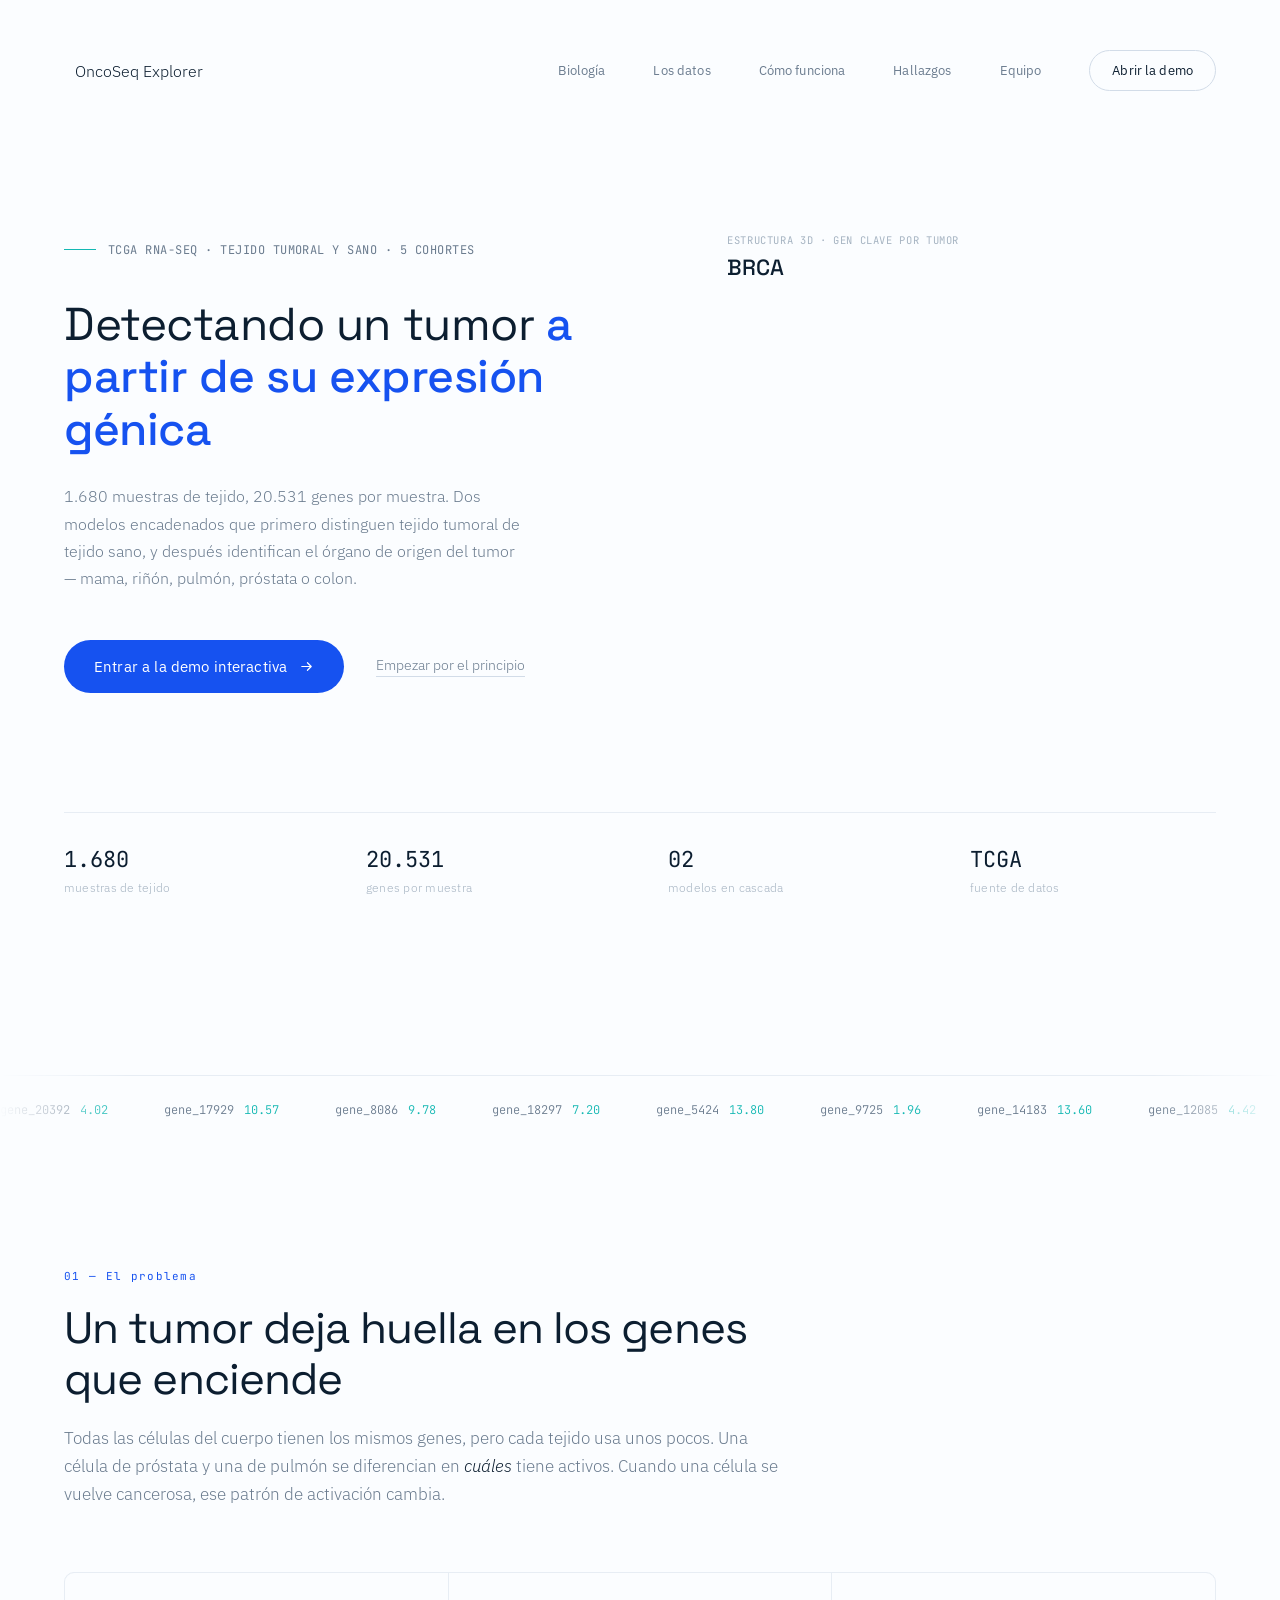
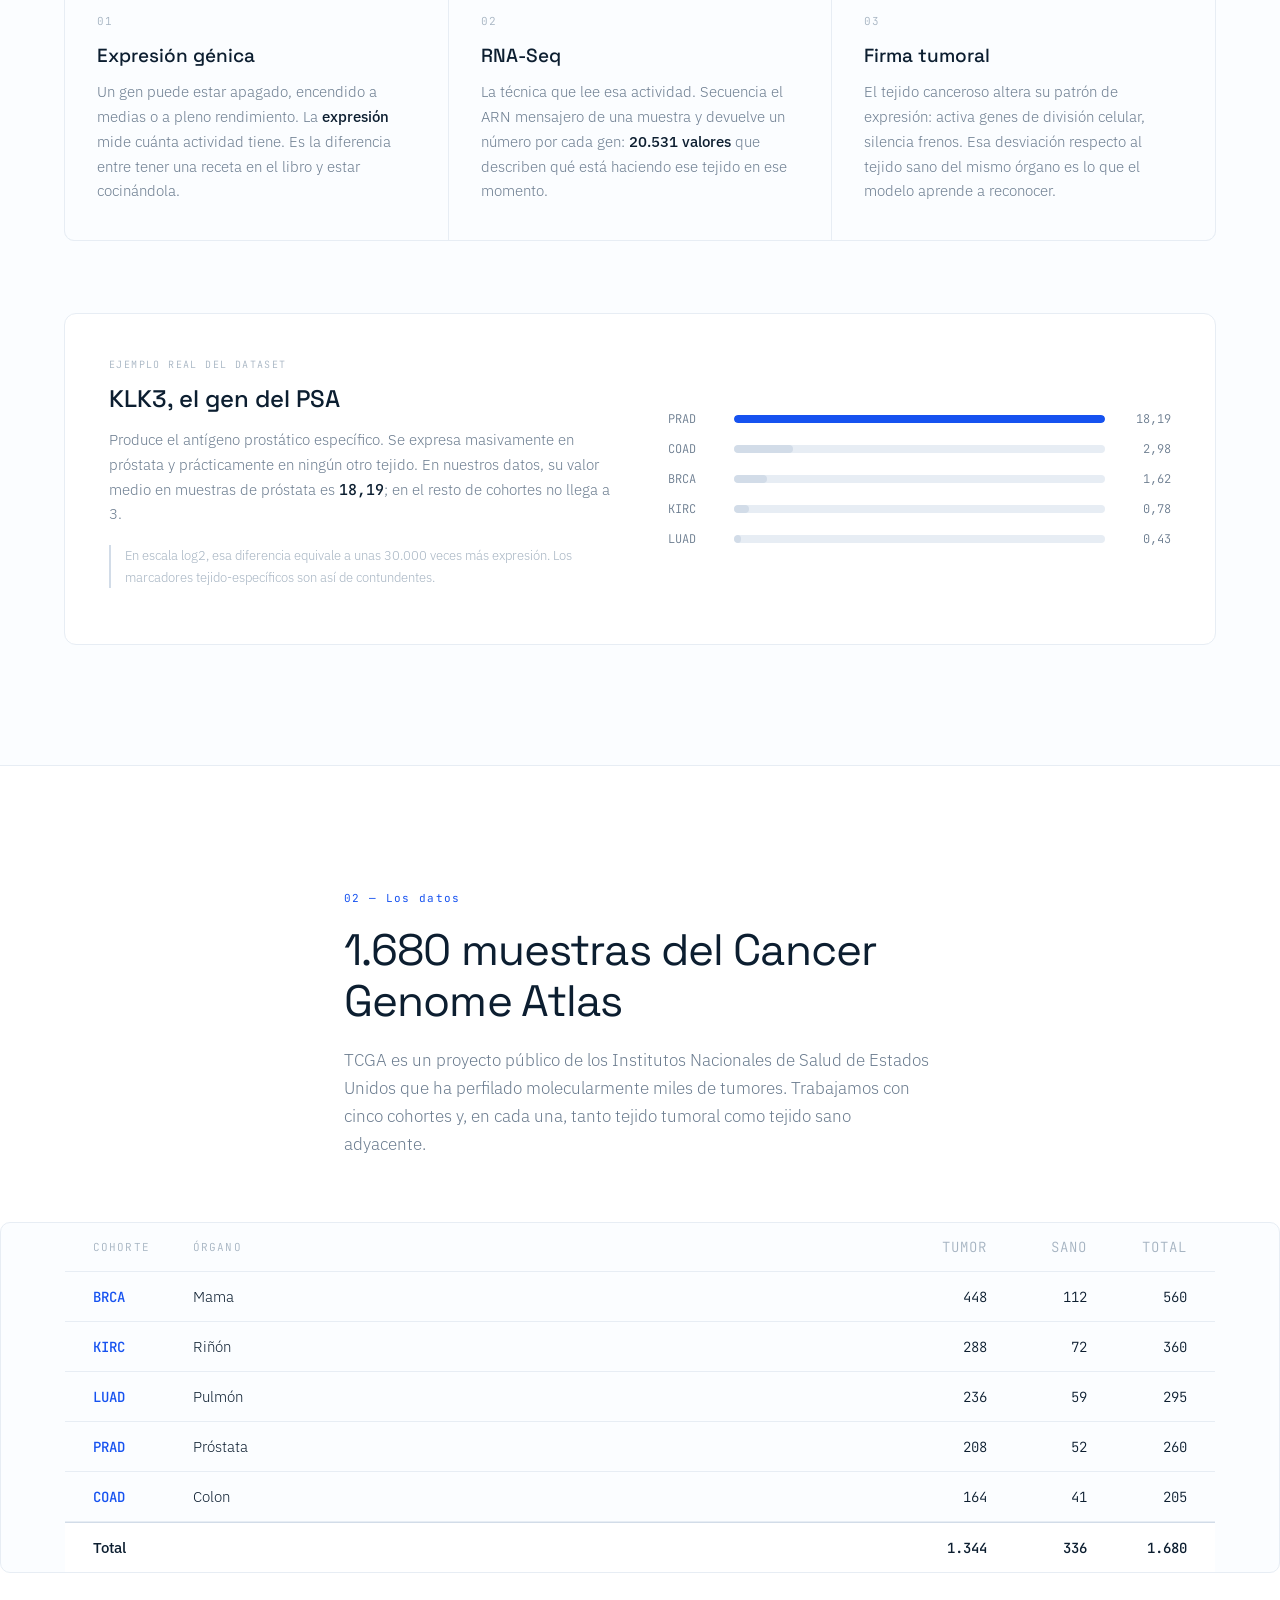
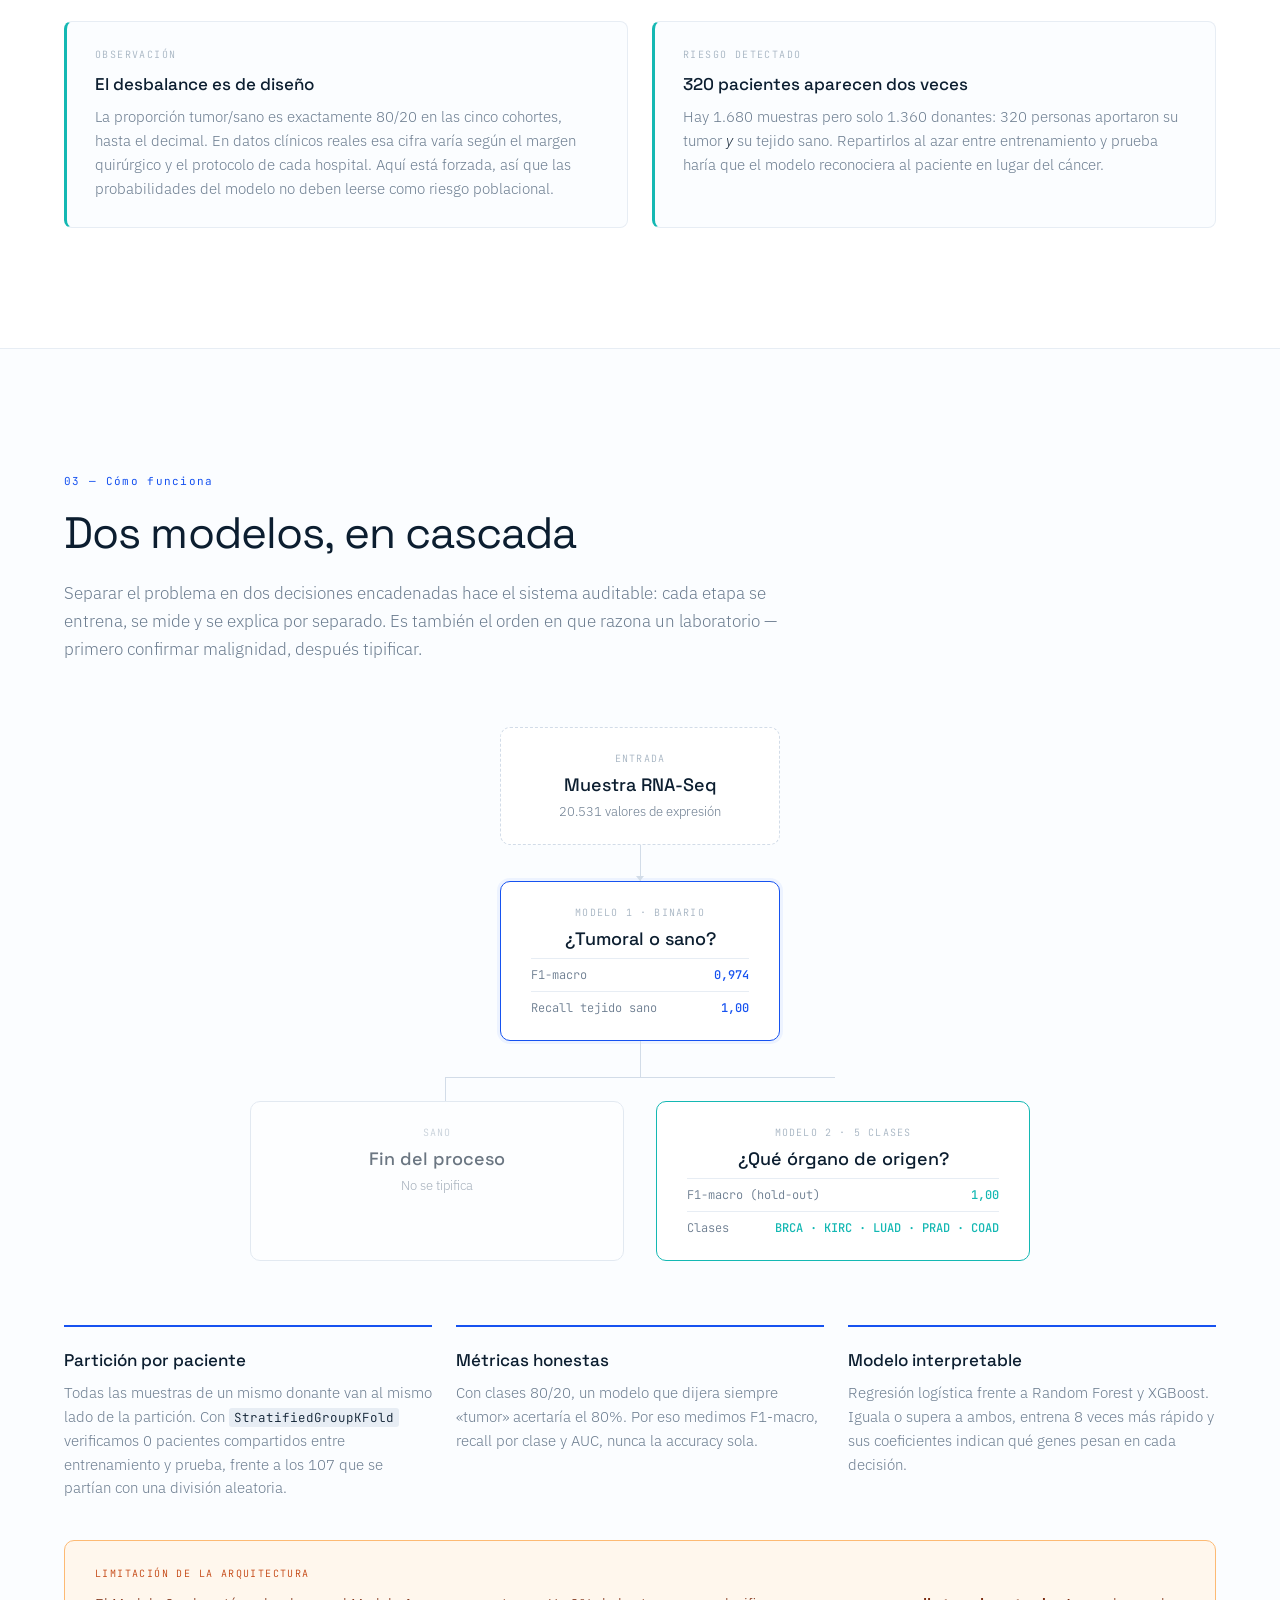
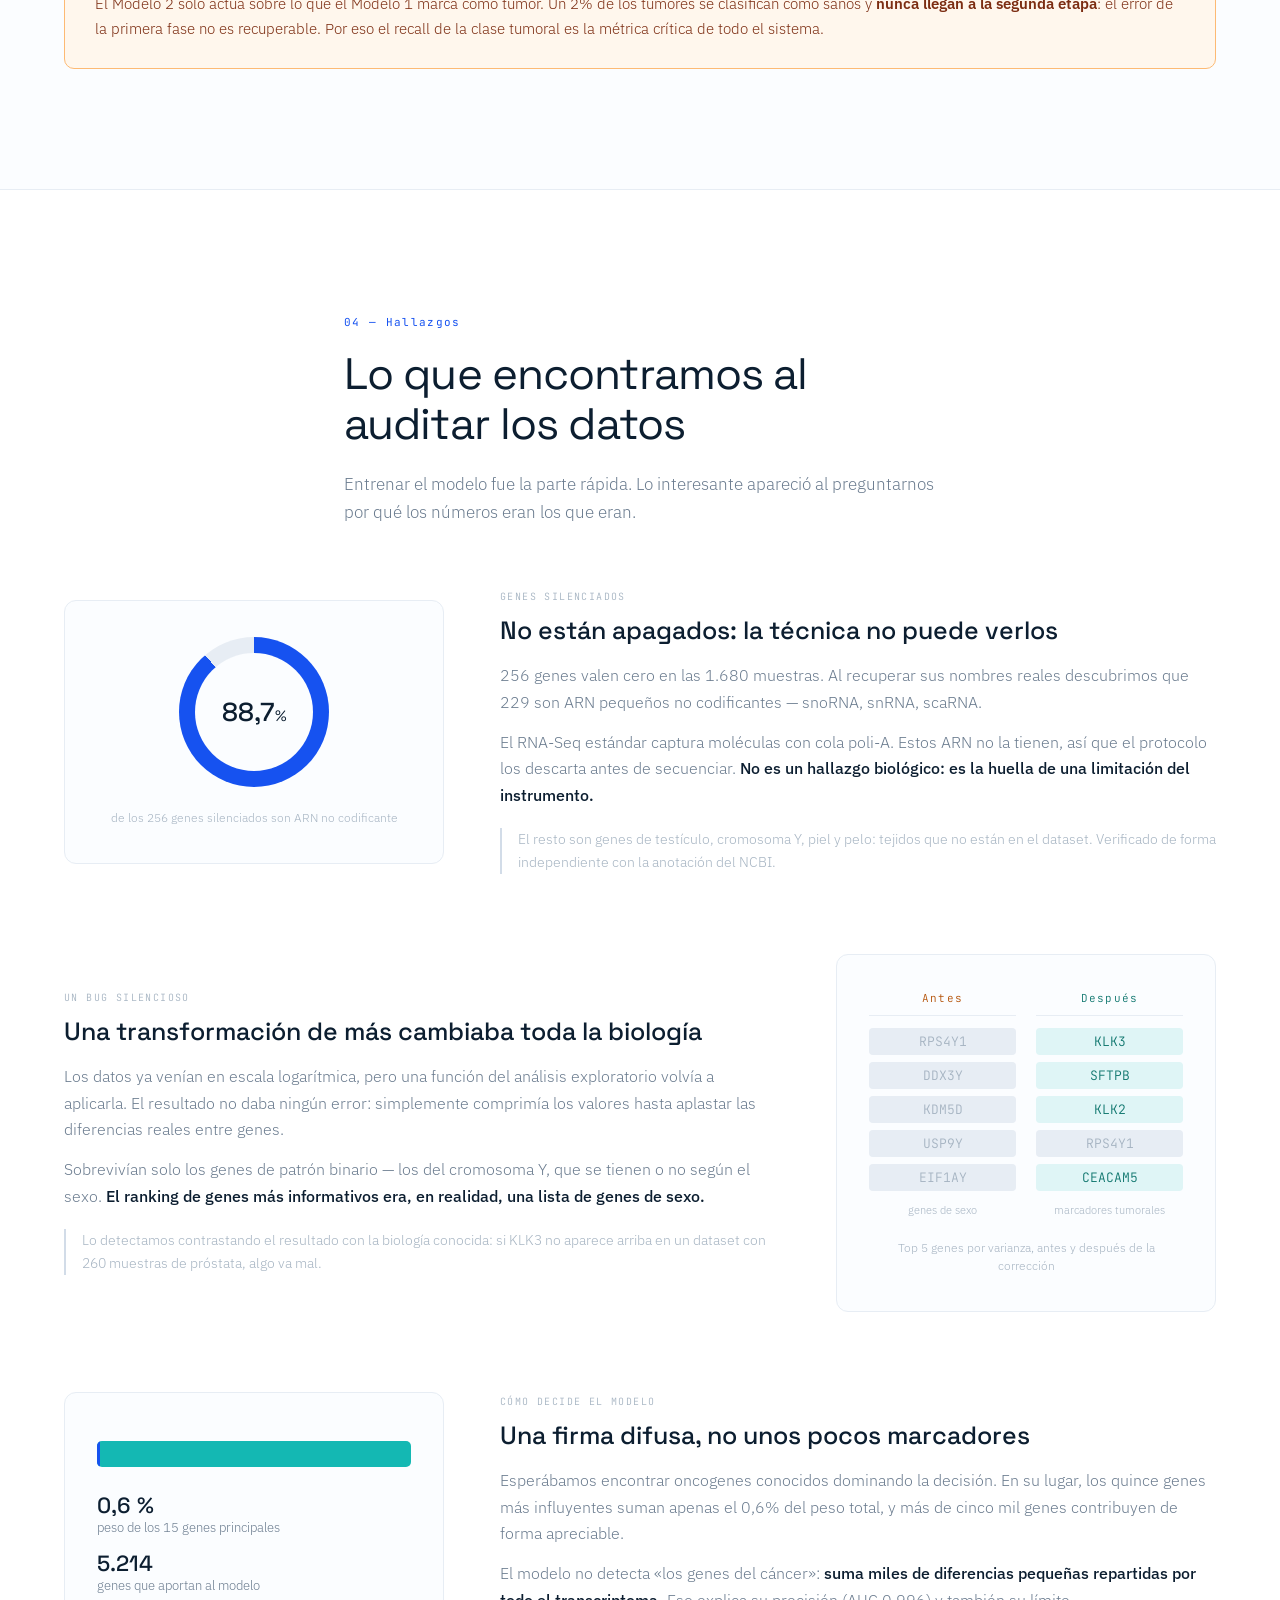
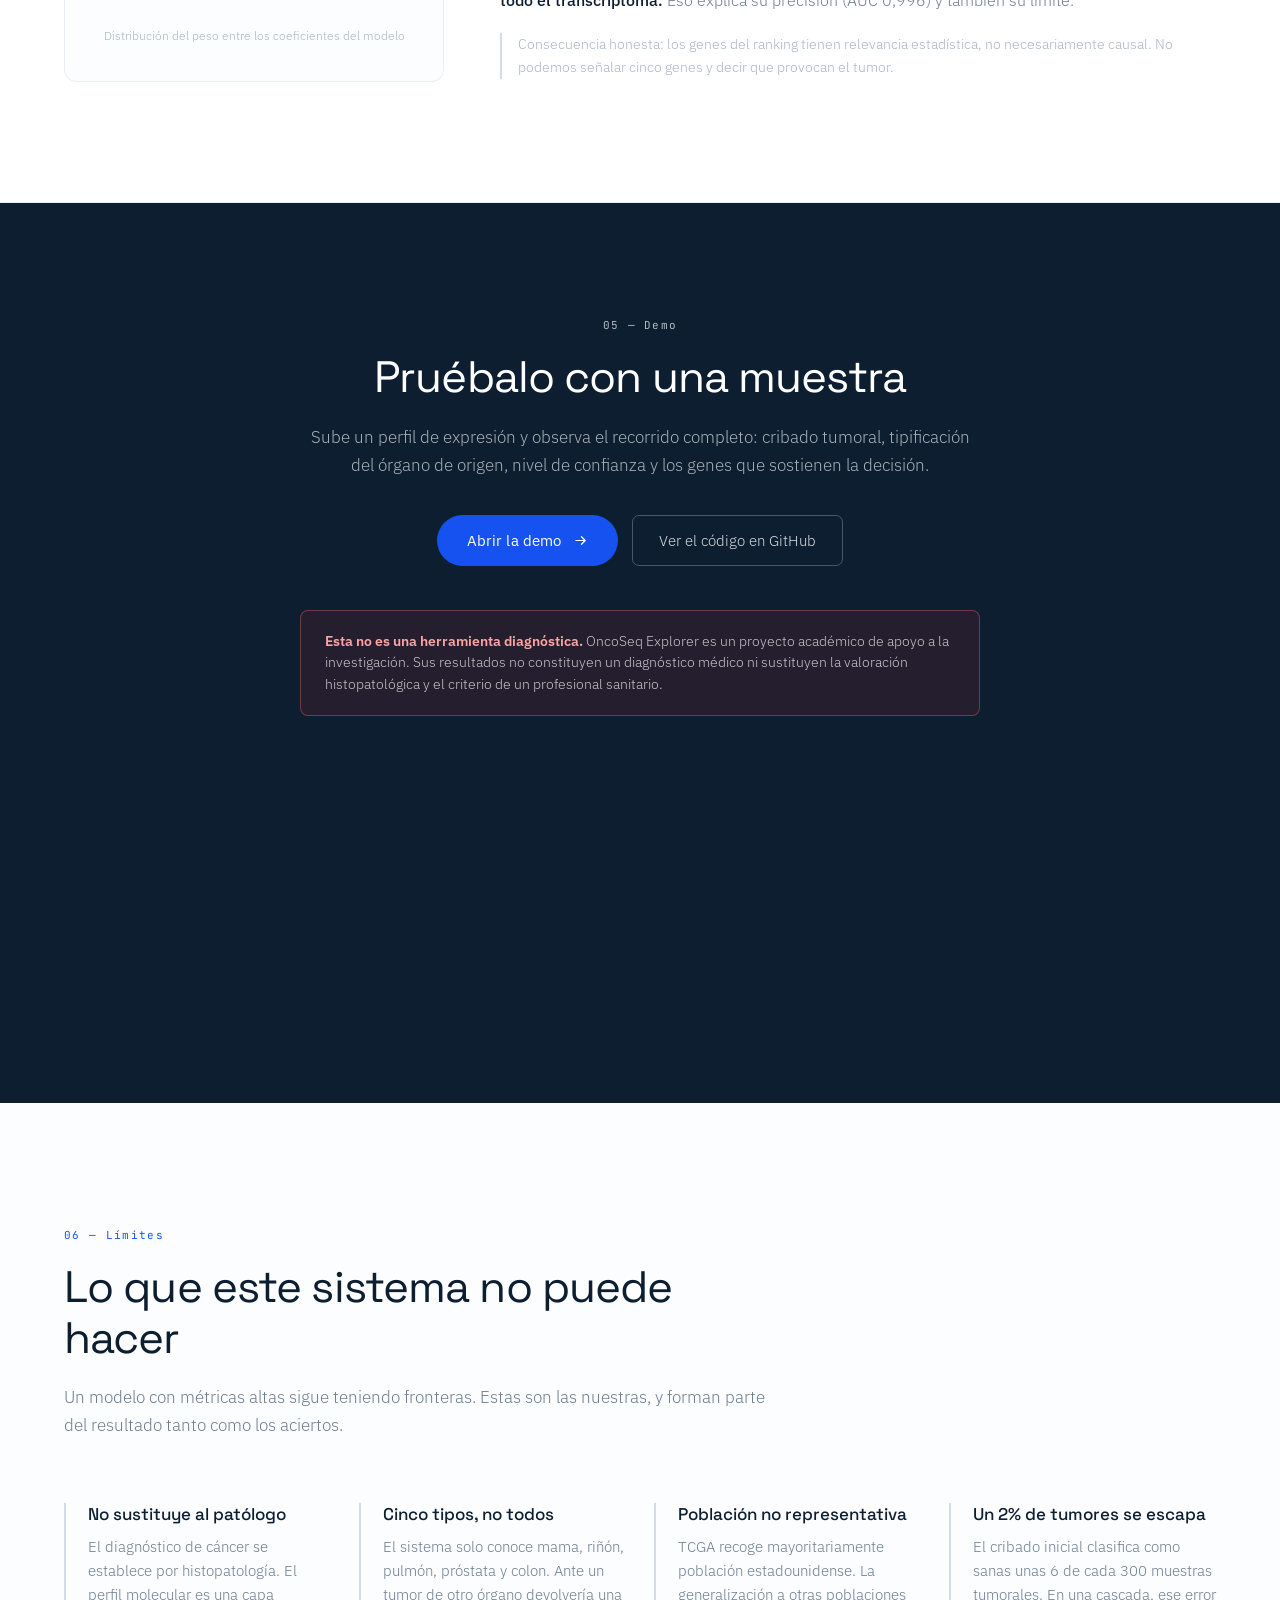
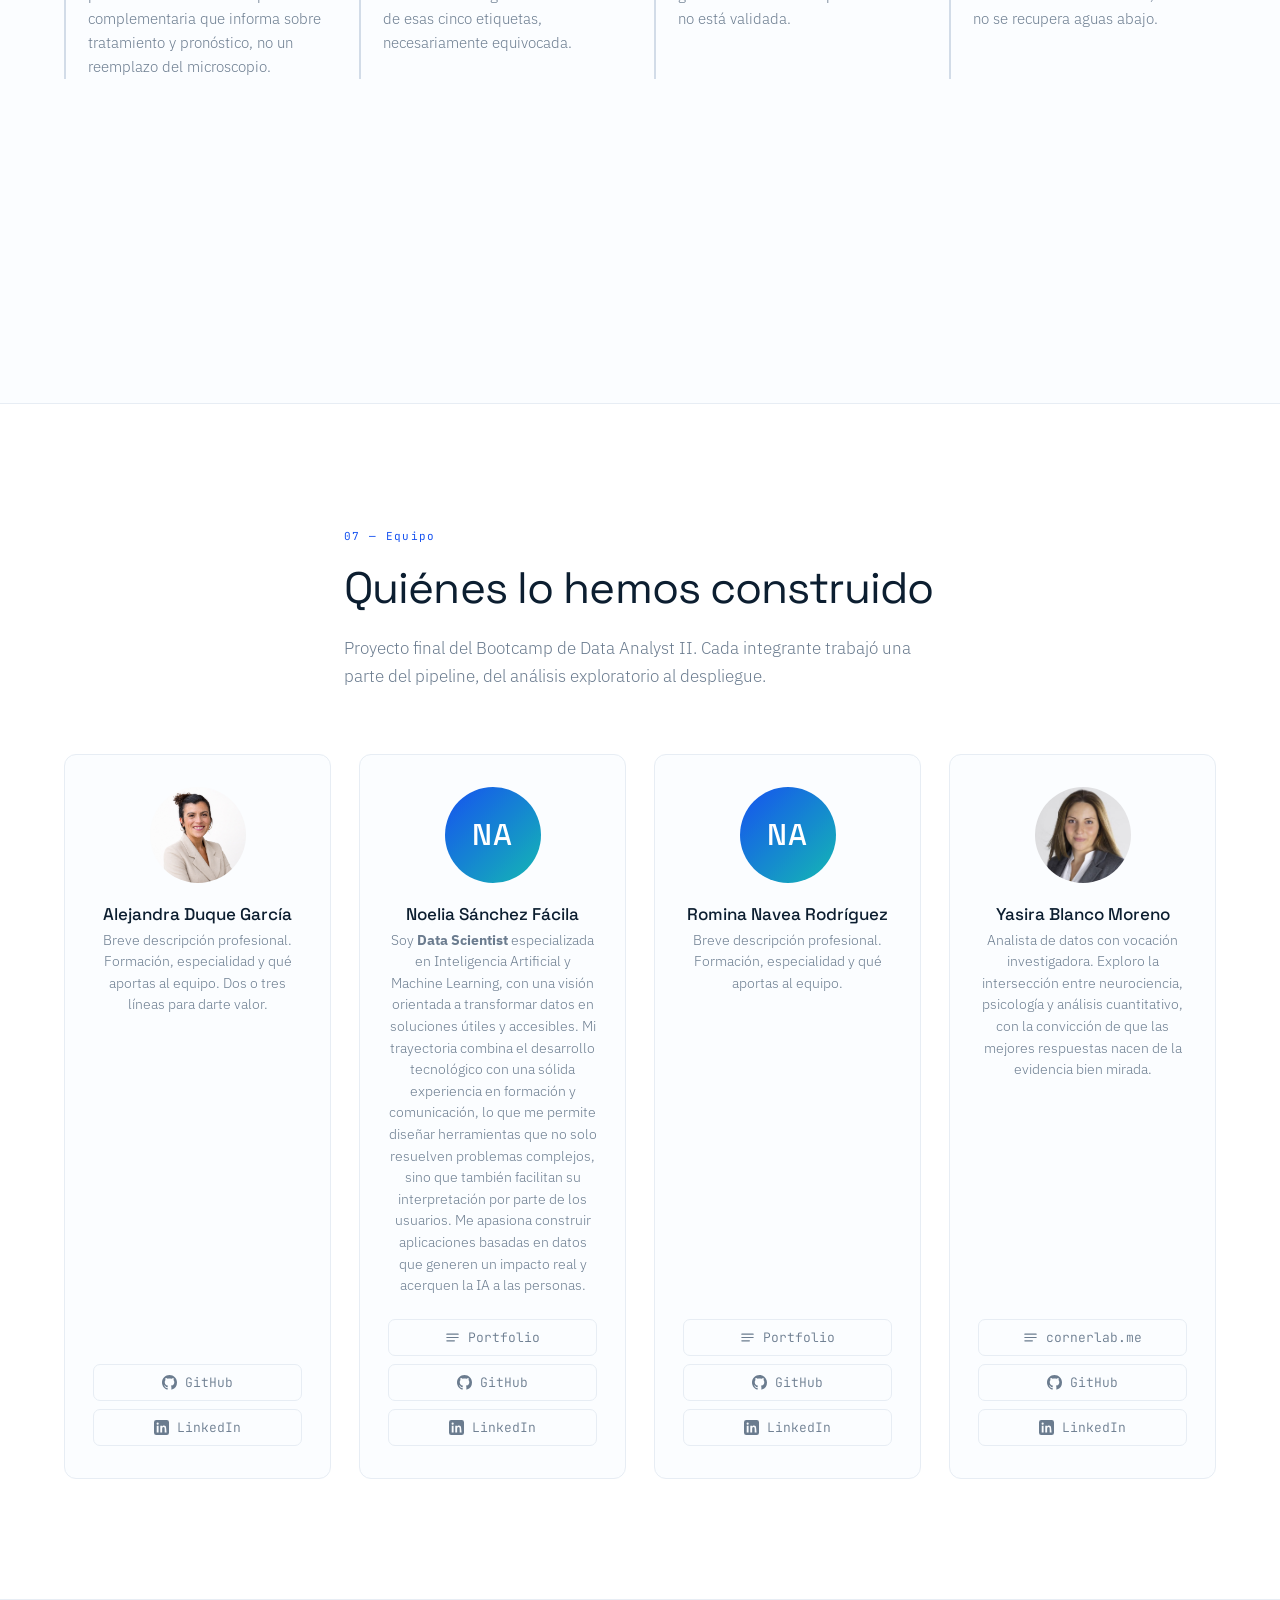
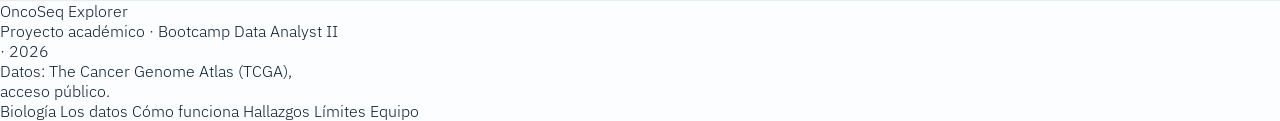
<file: docs/index_antiguo.html>
<!DOCTYPE html>
<html lang="es">
<head>
<meta charset="UTF-8">
<meta name="viewport" content="width=device-width, initial-scale=1.0">
<title>OncoSeq Explorer — Clasificación de tumores por expresión génica</title>
<meta name="description" content="Un pipeline de machine learning que detecta tejido tumoral e identifica el tipo de cáncer a partir de su firma de expresión génica. Proyecto del Bootcamp de Data Analyst II.">

<link rel="preconnect" href="https://fonts.googleapis.com">
<link rel="preconnect" href="https://fonts.gstatic.com" crossorigin>
<link href="https://fonts.googleapis.com/css2?family=Space+Grotesk:wght@300;400;500;600&family=IBM+Plex+Sans:wght@300;400;500&family=JetBrains+Mono:wght@300;400;500&display=swap" rel="stylesheet">

<link rel="stylesheet" href="assets/css/style.css">
</head>
<body>

<nav>
  <div class="logo">
    <div class="logo-mark"></div>
    OncoSeq Explorer
  </div>
  <div class="nav-links">
    <a href="#biologia">Biología</a>
    <a href="#datos">Los datos</a>
    <a href="#metodo">Cómo funciona</a>
    <a href="#hallazgos">Hallazgos</a>
    <a href="#equipo">Equipo</a>
    <a href="#demo" class="nav-cta">Abrir la demo</a>
  </div>
</nav>

<section class="hero">
  <div class="hero-top">
    <div class="hero-text">
      <div class="eyebrow">
        <span class="eyebrow-line"></span>
        TCGA RNA-SEQ · TEJIDO TUMORAL Y SANO · 5 COHORTES
      </div>

      <h1>Detectando un tumor <strong>a partir de su expresión génica</strong></h1>

      <p class="hero-sub">
        1.680 muestras de tejido, 20.531 genes por muestra. Dos modelos encadenados que
        primero distinguen tejido tumoral de tejido sano, y después identifican el órgano
        de origen del tumor — mama, riñón, pulmón, próstata o colon.
      </p>

      <div class="hero-actions">
        <a href="#demo" class="btn-primary">
          Entrar a la demo interactiva
          <svg width="15" height="15" viewBox="0 0 16 16" fill="none"><path d="M3 8H13M13 8L9 4M13 8L9 12" stroke="currentColor" stroke-width="1.3" stroke-linecap="round" stroke-linejoin="round"/></svg>
        </a>
        <a href="#biologia" class="btn-secondary">Empezar por el principio</a>
      </div>
    </div>

    <div class="hero-visual" id="heroVisual">
      <div class="mol-stage" id="molStage"></div>
      <div class="visual-label">
        <span class="visual-eyebrow">ESTRUCTURA 3D · GEN CLAVE POR TUMOR</span>
        <span class="visual-active" id="visualActive">BRCA</span>
      </div>
      <div class="visual-legend" id="visualLegend"></div>
    </div>
  </div>

  <div class="stat-strip">
    <div class="stat">
      <div class="stat-num">1.680</div>
      <div class="stat-label">muestras de tejido</div>
    </div>
    <div class="stat">
      <div class="stat-num">20.531</div>
      <div class="stat-label">genes por muestra</div>
    </div>
    <div class="stat">
      <div class="stat-num">02</div>
      <div class="stat-label">modelos en cascada</div>
    </div>
    <div class="stat">
      <div class="stat-num">TCGA</div>
      <div class="stat-label">fuente de datos</div>
    </div>
  </div>
</section>

<div class="ticker-wrap">
  <div class="ticker-track" id="tickerTrack"></div>
</div>


<!-- ============================================================
     BIOLOGÍA — el problema, en lenguaje llano
     ============================================================ -->
<section class="sec" id="biologia">
  <div class="sec-head">
    <span class="sec-tag">01 — El problema</span>
    <h2>Un tumor deja huella en los genes que enciende</h2>
    <p class="sec-lead">
      Todas las células del cuerpo tienen los mismos genes, pero cada tejido usa unos pocos.
      Una célula de próstata y una de pulmón se diferencian en <em>cuáles</em> tiene activos.
      Cuando una célula se vuelve cancerosa, ese patrón de activación cambia.
    </p>
  </div>

  <div class="concept-grid">
    <article class="concept">
      <span class="concept-num">01</span>
      <h3>Expresión génica</h3>
      <p>
        Un gen puede estar apagado, encendido a medias o a pleno rendimiento. La
        <strong>expresión</strong> mide cuánta actividad tiene. Es la diferencia entre tener
        una receta en el libro y estar cocinándola.
      </p>
    </article>

    <article class="concept">
      <span class="concept-num">02</span>
      <h3>RNA-Seq</h3>
      <p>
        La técnica que lee esa actividad. Secuencia el ARN mensajero de una muestra y devuelve
        un número por cada gen: <strong>20.531 valores</strong> que describen qué está haciendo
        ese tejido en ese momento.
      </p>
    </article>

    <article class="concept">
      <span class="concept-num">03</span>
      <h3>Firma tumoral</h3>
      <p>
        El tejido canceroso altera su patrón de expresión: activa genes de división celular,
        silencia frenos. Esa desviación respecto al tejido sano del mismo órgano es lo que
        el modelo aprende a reconocer.
      </p>
    </article>
  </div>

  <div class="gene-example">
    <div class="gene-example-text">
      <span class="micro-tag">EJEMPLO REAL DEL DATASET</span>
      <h3>KLK3, el gen del PSA</h3>
      <p>
        Produce el antígeno prostático específico. Se expresa masivamente en próstata y
        prácticamente en ningún otro tejido. En nuestros datos, su valor medio en muestras
        de próstata es <strong>18,19</strong>; en el resto de cohortes no llega a 3.
      </p>
      <p class="gene-note">
        En escala log2, esa diferencia equivale a unas 30.000 veces más expresión. Los
        marcadores tejido-específicos son así de contundentes.
      </p>
    </div>

    <div class="gene-bars">
      <div class="gbar"><span class="gbar-label">PRAD</span><div class="gbar-track"><div class="gbar-fill hi" style="width:100%"></div></div><span class="gbar-val">18,19</span></div>
      <div class="gbar"><span class="gbar-label">COAD</span><div class="gbar-track"><div class="gbar-fill" style="width:16%"></div></div><span class="gbar-val">2,98</span></div>
      <div class="gbar"><span class="gbar-label">BRCA</span><div class="gbar-track"><div class="gbar-fill" style="width:9%"></div></div><span class="gbar-val">1,62</span></div>
      <div class="gbar"><span class="gbar-label">KIRC</span><div class="gbar-track"><div class="gbar-fill" style="width:4%"></div></div><span class="gbar-val">0,78</span></div>
      <div class="gbar"><span class="gbar-label">LUAD</span><div class="gbar-track"><div class="gbar-fill" style="width:2%"></div></div><span class="gbar-val">0,43</span></div>
    </div>
  </div>
</section>


<!-- ============================================================
     LOS DATOS
     ============================================================ -->
<section class="sec sec-alt" id="datos">
  <div class="sec-head">
    <span class="sec-tag">02 — Los datos</span>
    <h2>1.680 muestras del Cancer Genome Atlas</h2>
    <p class="sec-lead">
      TCGA es un proyecto público de los Institutos Nacionales de Salud de Estados Unidos que
      ha perfilado molecularmente miles de tumores. Trabajamos con cinco cohortes y, en cada
      una, tanto tejido tumoral como tejido sano adyacente.
    </p>
  </div>

  <div class="cohort-table">
    <div class="cohort-row cohort-head">
      <span>Cohorte</span><span>Órgano</span><span class="num">Tumor</span><span class="num">Sano</span><span class="num">Total</span>
    </div>
    <div class="cohort-row"><span class="c-code">BRCA</span><span>Mama</span><span class="num">448</span><span class="num">112</span><span class="num">560</span></div>
    <div class="cohort-row"><span class="c-code">KIRC</span><span>Riñón</span><span class="num">288</span><span class="num">72</span><span class="num">360</span></div>
    <div class="cohort-row"><span class="c-code">LUAD</span><span>Pulmón</span><span class="num">236</span><span class="num">59</span><span class="num">295</span></div>
    <div class="cohort-row"><span class="c-code">PRAD</span><span>Próstata</span><span class="num">208</span><span class="num">52</span><span class="num">260</span></div>
    <div class="cohort-row"><span class="c-code">COAD</span><span>Colon</span><span class="num">164</span><span class="num">41</span><span class="num">205</span></div>
    <div class="cohort-row cohort-total"><span>Total</span><span></span><span class="num">1.344</span><span class="num">336</span><span class="num">1.680</span></div>
  </div>

  <div class="data-notes">
    <article class="note">
      <span class="micro-tag">OBSERVACIÓN</span>
      <h4>El desbalance es de diseño</h4>
      <p>
        La proporción tumor/sano es exactamente 80/20 en las cinco cohortes, hasta el decimal.
        En datos clínicos reales esa cifra varía según el margen quirúrgico y el protocolo de
        cada hospital. Aquí está forzada, así que las probabilidades del modelo no deben
        leerse como riesgo poblacional.
      </p>
    </article>

    <article class="note">
      <span class="micro-tag">RIESGO DETECTADO</span>
      <h4>320 pacientes aparecen dos veces</h4>
      <p>
        Hay 1.680 muestras pero solo 1.360 donantes: 320 personas aportaron su tumor
        <em>y</em> su tejido sano. Repartirlos al azar entre entrenamiento y prueba haría que
        el modelo reconociera al paciente en lugar del cáncer.
      </p>
    </article>
  </div>
</section>


<!-- ============================================================
     CÓMO FUNCIONA — la cascada
     ============================================================ -->
<section class="sec" id="metodo">
  <div class="sec-head">
    <span class="sec-tag">03 — Cómo funciona</span>
    <h2>Dos modelos, en cascada</h2>
    <p class="sec-lead">
      Separar el problema en dos decisiones encadenadas hace el sistema auditable: cada etapa
      se entrena, se mide y se explica por separado. Es también el orden en que razona un
      laboratorio — primero confirmar malignidad, después tipificar.
    </p>
  </div>

  <div class="cascade">
    <div class="casc-node casc-input">
      <span class="casc-eyebrow">ENTRADA</span>
      <strong>Muestra RNA-Seq</strong>
      <span class="casc-sub">20.531 valores de expresión</span>
    </div>

    <div class="casc-arrow" aria-hidden="true"></div>

    <div class="casc-node casc-m1">
      <span class="casc-eyebrow">MODELO 1 · BINARIO</span>
      <strong>¿Tumoral o sano?</strong>
      <div class="casc-metric"><span>F1-macro</span><b>0,974</b></div>
      <div class="casc-metric"><span>Recall tejido sano</span><b>1,00</b></div>
    </div>

    <div class="casc-split" aria-hidden="true"></div>

    <div class="casc-branches">
      <div class="casc-node casc-end">
        <span class="casc-eyebrow">SANO</span>
        <strong>Fin del proceso</strong>
        <span class="casc-sub">No se tipifica</span>
      </div>

      <div class="casc-node casc-m2">
        <span class="casc-eyebrow">MODELO 2 · 5 CLASES</span>
        <strong>¿Qué órgano de origen?</strong>
        <div class="casc-metric"><span>F1-macro (hold-out)</span><b>1,00</b></div>
        <div class="casc-metric"><span>Clases</span><b>BRCA · KIRC · LUAD · PRAD · COAD</b></div>
      </div>
    </div>
  </div>

  <div class="method-grid">
    <article class="mcard">
      <h4>Partición por paciente</h4>
      <p>
        Todas las muestras de un mismo donante van al mismo lado de la partición. Con
        <code>StratifiedGroupKFold</code> verificamos 0 pacientes compartidos entre
        entrenamiento y prueba, frente a los 107 que se partían con una división aleatoria.
      </p>
    </article>

    <article class="mcard">
      <h4>Métricas honestas</h4>
      <p>
        Con clases 80/20, un modelo que dijera siempre «tumor» acertaría el 80%. Por eso
        medimos F1-macro, recall por clase y AUC, nunca la accuracy sola.
      </p>
    </article>

    <article class="mcard">
      <h4>Modelo interpretable</h4>
      <p>
        Regresión logística frente a Random Forest y XGBoost. Iguala o supera a ambos, entrena
        8 veces más rápido y sus coeficientes indican qué genes pesan en cada decisión.
      </p>
    </article>
  </div>

  <div class="callout">
    <span class="micro-tag">LIMITACIÓN DE LA ARQUITECTURA</span>
    <p>
      El Modelo 2 solo actúa sobre lo que el Modelo 1 marca como tumor. Un 2% de los tumores
      se clasifican como sanos y <strong>nunca llegan a la segunda etapa</strong>: el error de
      la primera fase no es recuperable. Por eso el recall de la clase tumoral es la métrica
      crítica de todo el sistema.
    </p>
  </div>
</section>


<!-- ============================================================
     HALLAZGOS
     ============================================================ -->
<section class="sec sec-alt" id="hallazgos">
  <div class="sec-head">
    <span class="sec-tag">04 — Hallazgos</span>
    <h2>Lo que encontramos al auditar los datos</h2>
    <p class="sec-lead">
      Entrenar el modelo fue la parte rápida. Lo interesante apareció al preguntarnos por qué
      los números eran los que eran.
    </p>
  </div>

  <div class="findings">

    <article class="finding">
      <div class="finding-figure">
        <div class="donut" style="--pct: 88.7">
          <span class="donut-num">88,7<small>%</small></span>
        </div>
        <span class="finding-cap">de los 256 genes silenciados son ARN no codificante</span>
      </div>
      <div class="finding-body">
        <span class="micro-tag">GENES SILENCIADOS</span>
        <h3>No están apagados: la técnica no puede verlos</h3>
        <p>
          256 genes valen cero en las 1.680 muestras. Al recuperar sus nombres reales
          descubrimos que 229 son ARN pequeños no codificantes — snoRNA, snRNA, scaRNA.
        </p>
        <p>
          El RNA-Seq estándar captura moléculas con cola poli-A. Estos ARN no la tienen, así
          que el protocolo los descarta antes de secuenciar. <strong>No es un hallazgo
          biológico: es la huella de una limitación del instrumento.</strong>
        </p>
        <p class="finding-note">
          El resto son genes de testículo, cromosoma Y, piel y pelo: tejidos que no están en
          el dataset. Verificado de forma independiente con la anotación del NCBI.
        </p>
      </div>
    </article>

    <article class="finding finding-reverse">
      <div class="finding-figure">
        <div class="ba">
          <div class="ba-col">
            <span class="ba-head bad">Antes</span>
            <ul class="ba-list">
              <li class="g-noise">RPS4Y1</li>
              <li class="g-noise">DDX3Y</li>
              <li class="g-noise">KDM5D</li>
              <li class="g-noise">USP9Y</li>
              <li class="g-noise">EIF1AY</li>
            </ul>
            <span class="ba-foot">genes de sexo</span>
          </div>
          <div class="ba-col">
            <span class="ba-head good">Después</span>
            <ul class="ba-list">
              <li class="g-signal">KLK3</li>
              <li class="g-signal">SFTPB</li>
              <li class="g-signal">KLK2</li>
              <li class="g-noise">RPS4Y1</li>
              <li class="g-signal">CEACAM5</li>
            </ul>
            <span class="ba-foot">marcadores tumorales</span>
          </div>
        </div>
        <span class="finding-cap">Top 5 genes por varianza, antes y después de la corrección</span>
      </div>
      <div class="finding-body">
        <span class="micro-tag">UN BUG SILENCIOSO</span>
        <h3>Una transformación de más cambiaba toda la biología</h3>
        <p>
          Los datos ya venían en escala logarítmica, pero una función del análisis exploratorio
          volvía a aplicarla. El resultado no daba ningún error: simplemente comprimía los
          valores hasta aplastar las diferencias reales entre genes.
        </p>
        <p>
          Sobrevivían solo los genes de patrón binario — los del cromosoma Y, que se tienen o
          no según el sexo. <strong>El ranking de genes más informativos era, en realidad, una
          lista de genes de sexo.</strong>
        </p>
        <p class="finding-note">
          Lo detectamos contrastando el resultado con la biología conocida: si KLK3 no aparece
          arriba en un dataset con 260 muestras de próstata, algo va mal.
        </p>
      </div>
    </article>

    <article class="finding">
      <div class="finding-figure">
        <div class="spread">
          <div class="spread-bar">
            <div class="spread-top" style="width:0.6%"></div>
          </div>
          <div class="spread-legend">
            <div><b>0,6 %</b><span>peso de los 15 genes principales</span></div>
            <div><b>5.214</b><span>genes que aportan al modelo</span></div>
          </div>
        </div>
        <span class="finding-cap">Distribución del peso entre los coeficientes del modelo</span>
      </div>
      <div class="finding-body">
        <span class="micro-tag">CÓMO DECIDE EL MODELO</span>
        <h3>Una firma difusa, no unos pocos marcadores</h3>
        <p>
          Esperábamos encontrar oncogenes conocidos dominando la decisión. En su lugar, los
          quince genes más influyentes suman apenas el 0,6% del peso total, y más de cinco mil
          genes contribuyen de forma apreciable.
        </p>
        <p>
          El modelo no detecta «los genes del cáncer»: <strong>suma miles de diferencias
          pequeñas repartidas por todo el transcriptoma.</strong> Eso explica su precisión
          (AUC 0,996) y también su límite.
        </p>
        <p class="finding-note">
          Consecuencia honesta: los genes del ranking tienen relevancia estadística, no
          necesariamente causal. No podemos señalar cinco genes y decir que provocan el tumor.
        </p>
      </div>
    </article>

  </div>
</section>


<!-- ============================================================
     DEMO
     ============================================================ -->
<section class="sec sec-demo" id="demo">
  <div class="demo-inner">
    <span class="sec-tag light">05 — Demo</span>
    <h2>Pruébalo con una muestra</h2>
    <p class="demo-lead">
      Sube un perfil de expresión y observa el recorrido completo: cribado tumoral, tipificación
      del órgano de origen, nivel de confianza y los genes que sostienen la decisión.
    </p>

    <div class="demo-actions">
      <a href="#" class="btn-primary btn-lg" id="demoLink">
        Abrir la demo
        <svg width="15" height="15" viewBox="0 0 16 16" fill="none"><path d="M3 8H13M13 8L9 4M13 8L9 12" stroke="currentColor" stroke-width="1.3" stroke-linecap="round" stroke-linejoin="round"/></svg>
      </a>
      <a href="#" class="btn-ghost" id="repoLink">Ver el código en GitHub</a>
    </div>

    <div class="demo-disclaimer">
      <strong>Esta no es una herramienta diagnóstica.</strong>
      OncoSeq Explorer es un proyecto académico de apoyo a la investigación. Sus resultados no
      constituyen un diagnóstico médico ni sustituyen la valoración histopatológica y el
      criterio de un profesional sanitario.
    </div>
  </div>
</section>


<!-- ============================================================
     LIMITACIONES
     ============================================================ -->
<section class="sec" id="limitaciones">
  <div class="sec-head">
    <span class="sec-tag">06 — Límites</span>
    <h2>Lo que este sistema no puede hacer</h2>
    <p class="sec-lead">
      Un modelo con métricas altas sigue teniendo fronteras. Estas son las nuestras, y forman
      parte del resultado tanto como los aciertos.
    </p>
  </div>

  <div class="limits">
    <article class="limit">
      <h4>No sustituye al patólogo</h4>
      <p>
        El diagnóstico de cáncer se establece por histopatología. El perfil molecular es una
        capa complementaria que informa sobre tratamiento y pronóstico, no un reemplazo del
        microscopio.
      </p>
    </article>

    <article class="limit">
      <h4>Cinco tipos, no todos</h4>
      <p>
        El sistema solo conoce mama, riñón, pulmón, próstata y colon. Ante un tumor de otro
        órgano devolvería una de esas cinco etiquetas, necesariamente equivocada.
      </p>
    </article>

    <article class="limit">
      <h4>Población no representativa</h4>
      <p>
        TCGA recoge mayoritariamente población estadounidense. La generalización a otras
        poblaciones no está validada.
      </p>
    </article>

    <article class="limit">
      <h4>Un 2% de tumores se escapa</h4>
      <p>
        El cribado inicial clasifica como sanas unas 6 de cada 300 muestras tumorales. En una
        cascada, ese error no se recupera aguas abajo.
      </p>
    </article>
  </div>
</section>


<!-- ============================================================
     EQUIPO — reemplaza tu <section id="equipo"> entera por esto
     ============================================================ -->
<section class="sec sec-alt" id="equipo">
  <div class="sec-head">
    <span class="sec-tag">07 — Equipo</span>
    <h2>Quiénes lo hemos construido</h2>
    <p class="sec-lead">
      Proyecto final del Bootcamp de Data Analyst II. Cada integrante trabajó una parte del
      pipeline, del análisis exploratorio al despliegue.
    </p>
  </div>

  <div class="team">

    <!-- ---- Integrante 1 ---- -->
    <article class="member">
      <div class="member-photo">
          <img src="assets/img/alejandragarciaduque.jpeg" alt="Foto de Alejandra Duque García">
        <span class="photo-initials">NA</span>
      </div>
      <h4>Alejandra Duque García</h4>
      <!--<span class="member-role">Rol en el proyecto</span>-->
      <p class="member-bio">
        Breve descripción profesional. Formación, especialidad y qué aportas al equipo.
        Dos o tres líneas para darte valor.
      </p>
      <div class="member-links">
        <!--<a href="#" target="_blank" rel="noopener" aria-label="Portfolio">
          <svg viewBox="0 0 16 16" width="15" height="15" fill="none"><path d="M2 4.5h12M2 8h12M2 11.5h8" stroke="currentColor" stroke-width="1.3" stroke-linecap="round"/></svg>
          Portfolio
        </a>-->
        <a href="#" target="_blank" rel="noopener" aria-label="GitHub">
          <svg viewBox="0 0 16 16" width="15" height="15" fill="currentColor"><path d="M8 0C3.58 0 0 3.58 0 8c0 3.54 2.29 6.53 5.47 7.59.4.07.55-.17.55-.38 0-.19-.01-.82-.01-1.49-2.01.37-2.53-.49-2.69-.94-.09-.23-.48-.94-.82-1.13-.28-.15-.68-.52-.01-.53.63-.01 1.08.58 1.23.82.72 1.21 1.87.87 2.33.66.07-.52.28-.87.51-1.07-1.78-.2-3.64-.89-3.64-3.95 0-.87.31-1.59.82-2.15-.08-.2-.36-1.02.08-2.12 0 0 .67-.21 2.2.82.64-.18 1.32-.27 2-.27.68 0 1.36.09 2 .27 1.53-1.04 2.2-.82 2.2-.82.44 1.1.16 1.92.08 2.12.51.56.82 1.27.82 2.15 0 3.07-1.87 3.75-3.65 3.95.29.25.54.73.54 1.48 0 1.07-.01 1.93-.01 2.2 0 .21.15.46.55.38A8.01 8.01 0 0016 8c0-4.42-3.58-8-8-8z"/></svg>
          GitHub
        </a>
        <a href="#" target="_blank" rel="noopener" aria-label="LinkedIn">
          <svg viewBox="0 0 16 16" width="15" height="15" fill="currentColor"><path d="M13.63 0H2.37A2.37 2.37 0 000 2.37v11.26A2.37 2.37 0 002.37 16h11.26A2.37 2.37 0 0016 13.63V2.37A2.37 2.37 0 0013.63 0zM4.9 13.4H2.9V6h2zM3.9 5.1a1.16 1.16 0 110-2.32 1.16 1.16 0 010 2.32zM13.4 13.4h-2V9.6c0-.9-.02-2.07-1.26-2.07-1.26 0-1.45.98-1.45 2v3.87h-2V6h1.92v.9h.03c.27-.5.92-1.04 1.9-1.04 2.03 0 2.4 1.34 2.4 3.07z"/></svg>
          LinkedIn
        </a>
      </div>
    </article>

    <!-- ---- Integrante 2 ---- -->
    <article class="member">
      <div class="member-photo">
        <span class="photo-initials">NA</span>
      </div>
      <h4>Noelia Sánchez Fácila</h4>
      <!--<span class="member-role">Rol en el proyecto</span>-->
      <p class="member-bio">
        Soy <span style="font-weight: bold;">Data Scientist</span> especializada en Inteligencia Artificial y Machine Learning, con una visión orientada a transformar datos en soluciones útiles y accesibles. Mi trayectoria combina el desarrollo tecnológico con una sólida experiencia en formación y comunicación, lo que me permite diseñar herramientas que no solo resuelven problemas complejos, sino que también facilitan su interpretación por parte de los usuarios. Me apasiona construir aplicaciones basadas en datos que generen un impacto real y acerquen la IA a las personas.
      </p>
      <div class="member-links">
        <a href="https://nsfacila.github.io/portfolio/" target="_blank" rel="noopener">
          <svg viewBox="0 0 16 16" width="15" height="15" fill="none"><path d="M2 4.5h12M2 8h12M2 11.5h8" stroke="currentColor" stroke-width="1.3" stroke-linecap="round"/></svg>
          Portfolio
        </a>
        <a href="https://github.com/nsfacila" target="_blank" rel="noopener">
          <svg viewBox="0 0 16 16" width="15" height="15" fill="currentColor"><path d="M8 0C3.58 0 0 3.58 0 8c0 3.54 2.29 6.53 5.47 7.59.4.07.55-.17.55-.38 0-.19-.01-.82-.01-1.49-2.01.37-2.53-.49-2.69-.94-.09-.23-.48-.94-.82-1.13-.28-.15-.68-.52-.01-.53.63-.01 1.08.58 1.23.82.72 1.21 1.87.87 2.33.66.07-.52.28-.87.51-1.07-1.78-.2-3.64-.89-3.64-3.95 0-.87.31-1.59.82-2.15-.08-.2-.36-1.02.08-2.12 0 0 .67-.21 2.2.82.64-.18 1.32-.27 2-.27.68 0 1.36.09 2 .27 1.53-1.04 2.2-.82 2.2-.82.44 1.1.16 1.92.08 2.12.51.56.82 1.27.82 2.15 0 3.07-1.87 3.75-3.65 3.95.29.25.54.73.54 1.48 0 1.07-.01 1.93-.01 2.2 0 .21.15.46.55.38A8.01 8.01 0 0016 8c0-4.42-3.58-8-8-8z"/></svg>
          GitHub
        </a>
        <a href="https://www.linkedin.com/in/noelia-sánchez-fácila" target="_blank" rel="noopener">
          <svg viewBox="0 0 16 16" width="15" height="15" fill="currentColor"><path d="M13.63 0H2.37A2.37 2.37 0 000 2.37v11.26A2.37 2.37 0 002.37 16h11.26A2.37 2.37 0 0016 13.63V2.37A2.37 2.37 0 0013.63 0zM4.9 13.4H2.9V6h2zM3.9 5.1a1.16 1.16 0 110-2.32 1.16 1.16 0 010 2.32zM13.4 13.4h-2V9.6c0-.9-.02-2.07-1.26-2.07-1.26 0-1.45.98-1.45 2v3.87h-2V6h1.92v.9h.03c.27-.5.92-1.04 1.9-1.04 2.03 0 2.4 1.34 2.4 3.07z"/></svg>
          LinkedIn
        </a>
      </div>
    </article>

    <!-- ---- Integrante 3 ---- -->
    <article class="member">
      <div class="member-photo">
        <span class="photo-initials">NA</span>
      </div>
      <h4>Romina Navea Rodríguez</h4>
      <!--<span class="member-role">Rol en el proyecto</span>-->
      <p class="member-bio">
        Breve descripción profesional. Formación, especialidad y qué aportas al equipo.
      </p>
      <div class="member-links">
        <a href="https://rnavea-r.github.io/portafolio-romina-navea-rodriguez/" target="_blank" rel="noopener">
          <svg viewBox="0 0 16 16" width="15" height="15" fill="none"><path d="M2 4.5h12M2 8h12M2 11.5h8" stroke="currentColor" stroke-width="1.3" stroke-linecap="round"/></svg>
          Portfolio
        </a>
        <a href="https://github.com/rnavea-r " target="_blank" rel="noopener">
          <svg viewBox="0 0 16 16" width="15" height="15" fill="currentColor"><path d="M8 0C3.58 0 0 3.58 0 8c0 3.54 2.29 6.53 5.47 7.59.4.07.55-.17.55-.38 0-.19-.01-.82-.01-1.49-2.01.37-2.53-.49-2.69-.94-.09-.23-.48-.94-.82-1.13-.28-.15-.68-.52-.01-.53.63-.01 1.08.58 1.23.82.72 1.21 1.87.87 2.33.66.07-.52.28-.87.51-1.07-1.78-.2-3.64-.89-3.64-3.95 0-.87.31-1.59.82-2.15-.08-.2-.36-1.02.08-2.12 0 0 .67-.21 2.2.82.64-.18 1.32-.27 2-.27.68 0 1.36.09 2 .27 1.53-1.04 2.2-.82 2.2-.82.44 1.1.16 1.92.08 2.12.51.56.82 1.27.82 2.15 0 3.07-1.87 3.75-3.65 3.95.29.25.54.73.54 1.48 0 1.07-.01 1.93-.01 2.2 0 .21.15.46.55.38A8.01 8.01 0 0016 8c0-4.42-3.58-8-8-8z"/></svg>
          GitHub
        </a>
        <a href="https://www.linkedin.com/in/romina-navearodriguez" target="_blank" rel="noopener">
          <svg viewBox="0 0 16 16" width="15" height="15" fill="currentColor"><path d="M13.63 0H2.37A2.37 2.37 0 000 2.37v11.26A2.37 2.37 0 002.37 16h11.26A2.37 2.37 0 0016 13.63V2.37A2.37 2.37 0 0013.63 0zM4.9 13.4H2.9V6h2zM3.9 5.1a1.16 1.16 0 110-2.32 1.16 1.16 0 010 2.32zM13.4 13.4h-2V9.6c0-.9-.02-2.07-1.26-2.07-1.26 0-1.45.98-1.45 2v3.87h-2V6h1.92v.9h.03c.27-.5.92-1.04 1.9-1.04 2.03 0 2.4 1.34 2.4 3.07z"/></svg>
          LinkedIn
        </a>
      </div>
    </article>

    <!-- ---- Integrante 4 ---- -->
    <article class="member">
      <div class="member-photo">
        <!--<span class="photo-initials">NA</span>-->
        <img src="assets/img/carnetyasirablanco.jpg" alt="">
      </div>
      <h4>Yasira Blanco Moreno</h4>
      <!--<span class="member-role">Rol en el proyecto</span>-->
      <p class="member-bio">
        Analista de datos con vocación investigadora. Exploro la intersección entre neurociencia, psicología y análisis cuantitativo, con la convicción de que las mejores respuestas nacen de la evidencia bien mirada.      </p>
      <div class="member-links">
        <a href="https://cornerlab.me" target="_blank" rel="noopener">
          <svg viewBox="0 0 16 16" width="15" height="15" fill="none"><path d="M2 4.5h12M2 8h12M2 11.5h8" stroke="currentColor" stroke-width="1.3" stroke-linecap="round"/></svg>
          cornerlab.me
        </a>
        <a href="https://github.com/Onmyblasi" target="_blank" rel="noopener">
          <svg viewBox="0 0 16 16" width="15" height="15" fill="currentColor"><path d="M8 0C3.58 0 0 3.58 0 8c0 3.54 2.29 6.53 5.47 7.59.4.07.55-.17.55-.38 0-.19-.01-.82-.01-1.49-2.01.37-2.53-.49-2.69-.94-.09-.23-.48-.94-.82-1.13-.28-.15-.68-.52-.01-.53.63-.01 1.08.58 1.23.82.72 1.21 1.87.87 2.33.66.07-.52.28-.87.51-1.07-1.78-.2-3.64-.89-3.64-3.95 0-.87.31-1.59.82-2.15-.08-.2-.36-1.02.08-2.12 0 0 .67-.21 2.2.82.64-.18 1.32-.27 2-.27.68 0 1.36.09 2 .27 1.53-1.04 2.2-.82 2.2-.82.44 1.1.16 1.92.08 2.12.51.56.82 1.27.82 2.15 0 3.07-1.87 3.75-3.65 3.95.29.25.54.73.54 1.48 0 1.07-.01 1.93-.01 2.2 0 .21.15.46.55.38A8.01 8.01 0 0016 8c0-4.42-3.58-8-8-8z"/></svg>
          GitHub
        </a>
        <a href="https://www.linkedin.com/in/yasira-blanco-moreno" target="_blank" rel="noopener">
          <svg viewBox="0 0 16 16" width="15" height="15" fill="currentColor"><path d="M13.63 0H2.37A2.37 2.37 0 000 2.37v11.26A2.37 2.37 0 002.37 16h11.26A2.37 2.37 0 0016 13.63V2.37A2.37 2.37 0 0013.63 0zM4.9 13.4H2.9V6h2zM3.9 5.1a1.16 1.16 0 110-2.32 1.16 1.16 0 010 2.32zM13.4 13.4h-2V9.6c0-.9-.02-2.07-1.26-2.07-1.26 0-1.45.98-1.45 2v3.87h-2V6h1.92v.9h.03c.27-.5.92-1.04 1.9-1.04 2.03 0 2.4 1.34 2.4 3.07z"/></svg>
          LinkedIn
        </a>
      </div>
    </article>

  </div>
</section>


<footer>
  <div class="foot-inner">
    <div class="foot-brand">
      <div class="logo">
        <div class="logo-mark"></div>
        OncoSeq Explorer
      </div>
      <p class="foot-note">
        Proyecto académico · Bootcamp Data Analyst II · 2026<br>
        Datos: The Cancer Genome Atlas (TCGA), acceso público.
      </p>
    </div>
    <div class="foot-links">
      <a href="#biologia">Biología</a>
      <a href="#datos">Los datos</a>
      <a href="#metodo">Cómo funciona</a>
      <a href="#hallazgos">Hallazgos</a>
      <a href="#limitaciones">Límites</a>
      <a href="#equipo">Equipo</a>
    </div>
  </div>
</footer>

<script src="https://3Dmol.org/build/3Dmol-min.js"></script>
<script src="assets/js/molecule-viewer.js"></script>
<script src="assets/js/main.js"></script>
</body>
</html>
</file>
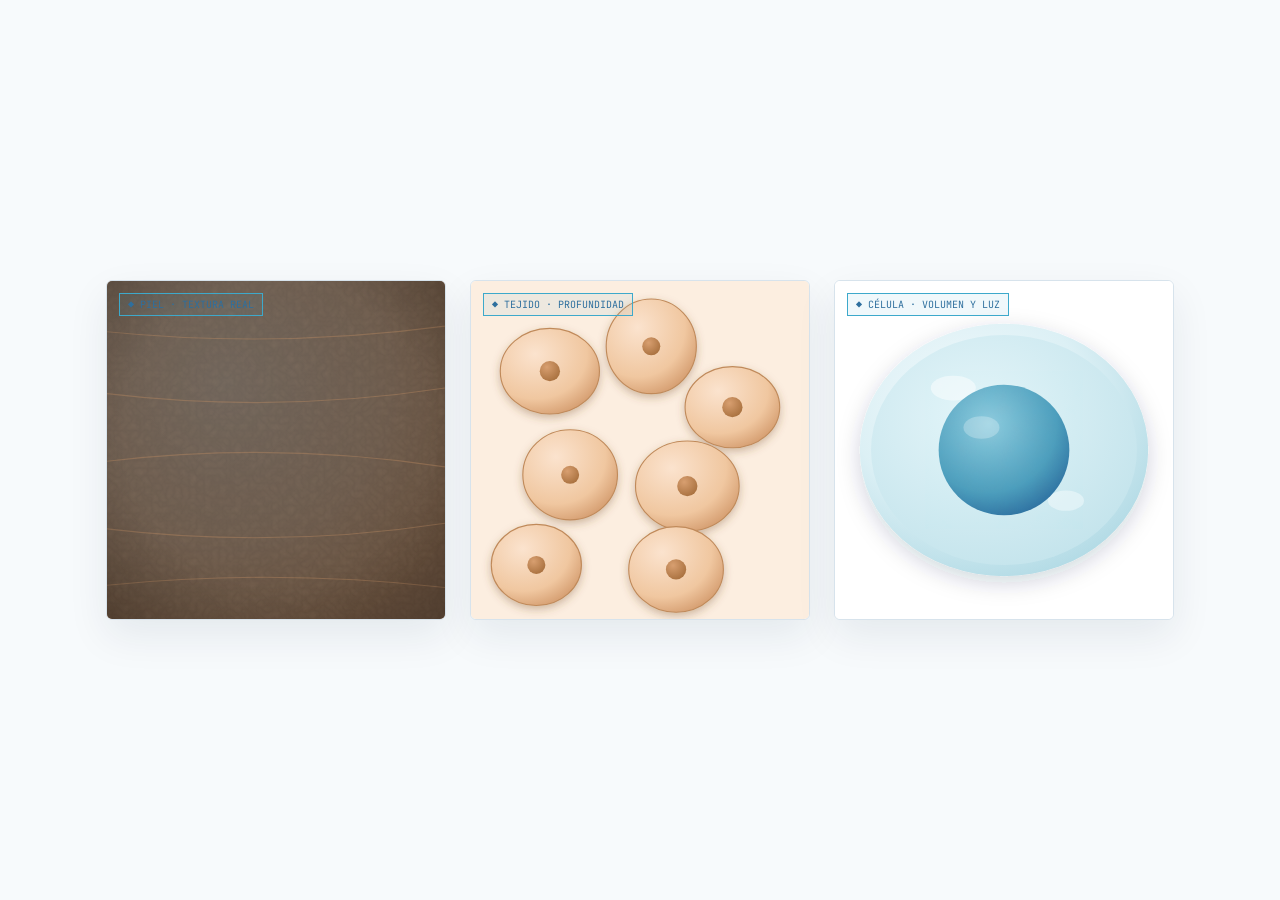
<file: docs/assets/realismo_prueba.html>
<!DOCTYPE html>
<html lang="es">
<head>
<meta charset="UTF-8">
<title>Realismo · Piel a célula</title>
<style>
  @import url('https://fonts.googleapis.com/css2?family=Space+Grotesk:wght@500;700&family=JetBrains+Mono:wght@400;500&display=swap');
  :root{ --ink:#0A2A43; --blue:#2E6F9E; --cyan:#3DA9CB; --muted:#7690A3; --line:#D7E3EC; }
  *{box-sizing:border-box; margin:0; padding:0;}
  body{ background:#F7FAFC; display:flex; align-items:center; justify-content:center; min-height:100vh; font-family:sans-serif; gap:24px; flex-wrap:wrap; padding:24px; }

  .frame{
    width:340px; height:340px;
    background:#fff; border:1px solid var(--line); border-radius:6px;
    position:relative; overflow:hidden;
    box-shadow:0 16px 40px rgba(10,42,67,0.08);
  }
  .tag{
    position:absolute; top:12px; left:12px; z-index:10;
    font-family:'JetBrains Mono', monospace; font-size:10px; color:var(--blue);
    border:1px solid var(--cyan); background:rgba(61,169,203,0.08); padding:4px 8px;
  }
  .tag::before{ content:"◆ "; }
  .layer{ position:absolute; inset:0; display:flex; align-items:center; justify-content:center; }
</style>
</head>
<body>

<!-- SKIN -->
<div class="frame">
  <div class="tag">PIEL · TEXTURA REAL</div>
  <div class="layer">
    <svg viewBox="0 0 300 300" width="100%" height="100%">
      <defs>
        <filter id="skinNoise" x="-20%" y="-20%" width="140%" height="140%">
          <feTurbulence type="fractalNoise" baseFrequency="0.045" numOctaves="4" seed="7" result="noise"/>
          <feDiffuseLighting in="noise" lighting-color="#fff" surfaceScale="2.2" result="light">
            <feDistantLight azimuth="235" elevation="55"/>
          </feDiffuseLighting>
          <feComposite in="light" in2="SourceGraphic" operator="arithmetic" k1="1" k2="0" k3="0" k4="0"/>
        </filter>
        <radialGradient id="skinTone" cx="35%" cy="30%" r="80%">
          <stop offset="0%" stop-color="#F6DEC8"/>
          <stop offset="60%" stop-color="#EFC9A9"/>
          <stop offset="100%" stop-color="#DCA97F"/>
        </radialGradient>
        <filter id="poreNoise">
          <feTurbulence type="turbulence" baseFrequency="0.15" numOctaves="2" seed="3"/>
          <feColorMatrix type="matrix" values="0 0 0 0 0.55  0 0 0 0 0.38  0 0 0 0 0.25  0 0 0 0.12 0"/>
        </filter>
      </defs>
      <rect width="300" height="300" fill="url(#skinTone)"/>
      <rect width="300" height="300" filter="url(#skinNoise)" opacity="0.55" style="mix-blend-mode:multiply"/>
      <rect width="300" height="300" filter="url(#poreNoise)"/>
      <g stroke="#C99366" stroke-width="1" fill="none" opacity="0.35">
        <path d="M0,45 Q150,60 300,40"/><path d="M0,100 Q150,118 300,95"/>
        <path d="M0,160 Q150,142 300,165"/><path d="M0,220 Q150,238 300,215"/>
        <path d="M0,270 Q150,255 300,272"/>
      </g>
      <ellipse cx="150" cy="150" rx="130" ry="130" fill="url(#skinTone)" opacity="0" />
      <rect width="300" height="300" fill="black" opacity="0.06" style="mix-blend-mode:multiply"
            fill-opacity="0"/>
      <!-- vignette -->
      <rect width="300" height="300" fill="url(#vignette)"/>
      <radialGradient id="vignette" cx="50%" cy="45%" r="75%">
        <stop offset="60%" stop-color="black" stop-opacity="0"/>
        <stop offset="100%" stop-color="black" stop-opacity="0.22"/>
      </radialGradient>
    </svg>
  </div>
</div>

<!-- TISSUE -->
<div class="frame">
  <div class="tag">TEJIDO · PROFUNDIDAD</div>
  <div class="layer">
    <svg viewBox="0 0 300 300" width="100%" height="100%">
      <defs>
        <radialGradient id="cellBody" cx="35%" cy="30%" r="75%">
          <stop offset="0%" stop-color="#FBE3CE"/>
          <stop offset="70%" stop-color="#F0C7A0"/>
          <stop offset="100%" stop-color="#D69F72"/>
        </radialGradient>
        <radialGradient id="nucleusBody" cx="35%" cy="30%" r="75%">
          <stop offset="0%" stop-color="#D89F70"/>
          <stop offset="100%" stop-color="#A9713F"/>
        </radialGradient>
        <filter id="softShadow" x="-50%" y="-50%" width="200%" height="200%">
          <feDropShadow dx="0" dy="3" stdDeviation="4" flood-color="#7A4F2A" flood-opacity="0.35"/>
        </filter>
      </defs>
      <rect width="300" height="300" fill="#FCEEE0"/>
      <g filter="url(#softShadow)">
        <ellipse cx="70" cy="80" rx="44" ry="38" fill="url(#cellBody)" stroke="#C08A5A" stroke-width="1"/>
        <ellipse cx="160" cy="58" rx="40" ry="42" fill="url(#cellBody)" stroke="#C08A5A" stroke-width="1"/>
        <ellipse cx="232" cy="112" rx="42" ry="36" fill="url(#cellBody)" stroke="#C08A5A" stroke-width="1"/>
        <ellipse cx="88" cy="172" rx="42" ry="40" fill="url(#cellBody)" stroke="#C08A5A" stroke-width="1"/>
        <ellipse cx="192" cy="182" rx="46" ry="40" fill="url(#cellBody)" stroke="#C08A5A" stroke-width="1"/>
        <ellipse cx="58" cy="252" rx="40" ry="36" fill="url(#cellBody)" stroke="#C08A5A" stroke-width="1"/>
        <ellipse cx="182" cy="256" rx="42" ry="38" fill="url(#cellBody)" stroke="#C08A5A" stroke-width="1"/>
      </g>
      <g>
        <circle cx="70" cy="80" r="9" fill="url(#nucleusBody)"/>
        <circle cx="160" cy="58" r="8" fill="url(#nucleusBody)"/>
        <circle cx="232" cy="112" r="9" fill="url(#nucleusBody)"/>
        <circle cx="88" cy="172" r="8" fill="url(#nucleusBody)"/>
        <circle cx="192" cy="182" r="9" fill="url(#nucleusBody)"/>
        <circle cx="58" cy="252" r="8" fill="url(#nucleusBody)"/>
        <circle cx="182" cy="256" r="9" fill="url(#nucleusBody)"/>
      </g>
    </svg>
  </div>
</div>

<!-- CELL -->
<div class="frame">
  <div class="tag">CÉLULA · VOLUMEN Y LUZ</div>
  <div class="layer">
    <svg viewBox="0 0 300 300" width="100%" height="100%">
      <defs>
        <radialGradient id="membrane" cx="38%" cy="32%" r="75%">
          <stop offset="0%" stop-color="#F3FAFC"/>
          <stop offset="55%" stop-color="#DCF0F5"/>
          <stop offset="100%" stop-color="#AFD9E4"/>
        </radialGradient>
        <radialGradient id="cytoplasm" cx="40%" cy="35%" r="70%">
          <stop offset="0%" stop-color="#E4F5F9"/>
          <stop offset="100%" stop-color="#C4E4EC"/>
        </radialGradient>
        <radialGradient id="nucleusGrad" cx="38%" cy="30%" r="75%">
          <stop offset="0%" stop-color="#8FCBDD"/>
          <stop offset="70%" stop-color="#4E9DBB"/>
          <stop offset="100%" stop-color="#2E6F9E"/>
        </radialGradient>
        <filter id="chromatinNoise">
          <feTurbulence type="fractalNoise" baseFrequency="0.09" numOctaves="3" seed="12"/>
          <feColorMatrix type="matrix" values="0 0 0 0 0.1  0 0 0 0 0.3  0 0 0 0 0.45  0 0 0 0.25 0"/>
        </filter>
        <filter id="cellShadow" x="-50%" y="-50%" width="200%" height="200%">
          <feDropShadow dx="0" dy="6" stdDeviation="10" flood-color="#0A2A43" flood-opacity="0.18"/>
        </filter>
      </defs>
      <rect width="300" height="300" fill="#FFFFFF"/>
      <ellipse cx="150" cy="150" rx="128" ry="112" fill="url(#membrane)" filter="url(#cellShadow)"/>
      <ellipse cx="150" cy="150" rx="118" ry="102" fill="url(#cytoplasm)"/>
      <ellipse cx="105" cy="95" rx="20" ry="11" fill="#FFFFFF" opacity="0.5"/>
      <ellipse cx="205" cy="195" rx="16" ry="9" fill="#FFFFFF" opacity="0.4"/>
      <circle cx="150" cy="150" r="58" fill="url(#nucleusGrad)"/>
      <circle cx="150" cy="150" r="58" fill="url(#nucleusGrad)" filter="url(#chromatinNoise)" opacity="0.5" style="mix-blend-mode:overlay"/>
      <ellipse cx="130" cy="130" rx="16" ry="10" fill="#FFFFFF" opacity="0.25"/>
    </svg>
  </div>
</div>

</body>
</html>
</file>
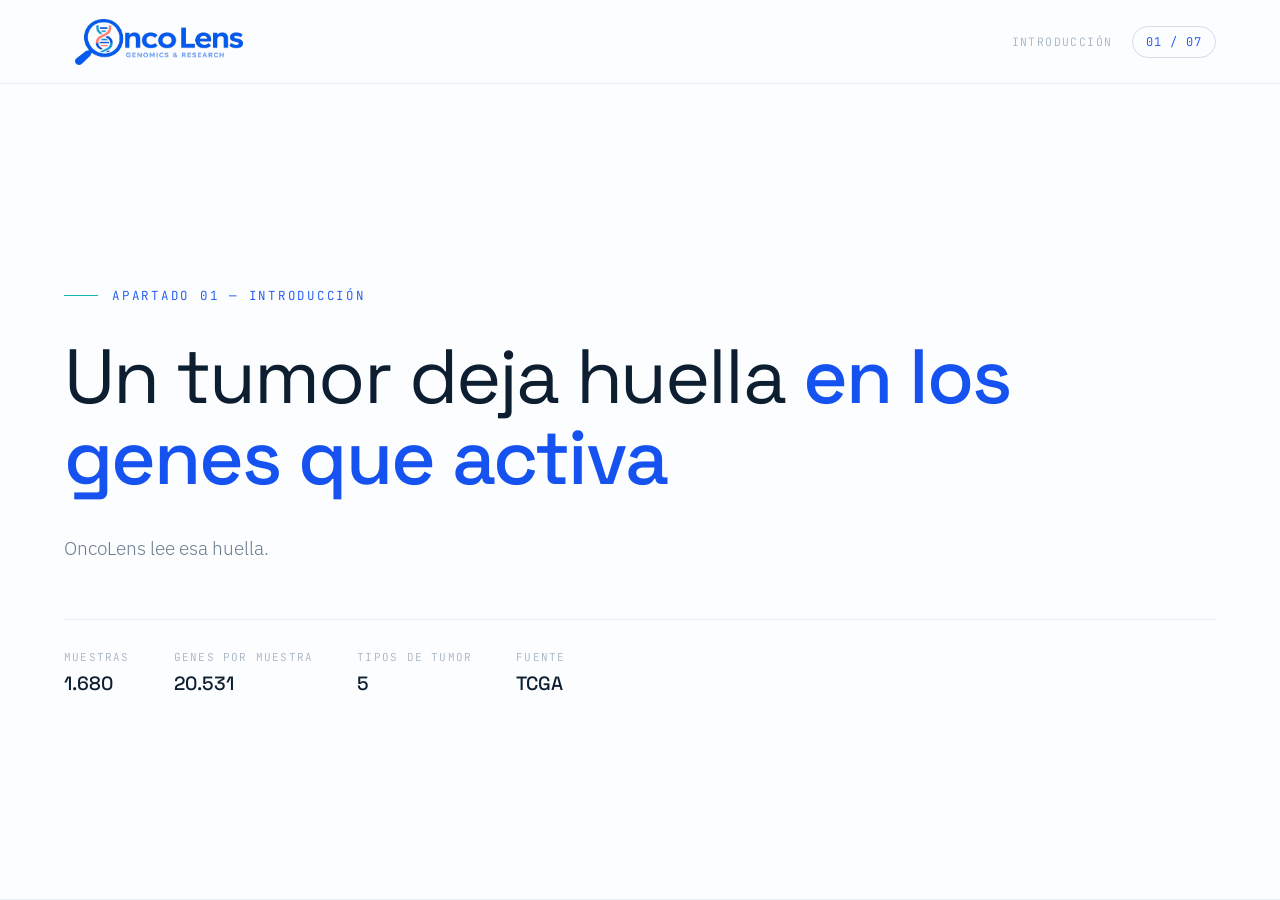
<file: docs/tour/01-intro oncolens/index-01intro.html>
<!DOCTYPE html>
<html lang="es">
<head>
  <meta charset="UTF-8">
  <meta name="viewport" content="width=device-width, initial-scale=1.0">
  <title>OncoLens · 01 Introducción</title>

  <link rel="preconnect" href="https://fonts.googleapis.com">
  <link rel="preconnect" href="https://fonts.gstatic.com" crossorigin>
  <link href="https://fonts.googleapis.com/css2?family=Space+Grotesk:wght@300;400;500;600&family=IBM+Plex+Sans:wght@300;400;500&family=JetBrains+Mono:wght@300;400;500&display=swap" rel="stylesheet">

  <link rel="stylesheet" href="../styles-tour.css">
</head>
<body class="tour-page">

<header class="tour-header">
  <a href="../../index.html" class="tour-logo">
    <img src="../../assets/img/logo/logo-OncoLens-Lupa-Genomics & Research.png"
         srcset="../../assets/img/logo-oncolens@2x.png 2x, ../../assets/img/logo-oncolens@3x.png 3x"
         alt="OncoLens" width="168" height="46">
  </a>
  <nav class="tour-nav">
    <span class="tour-chapter">Introducción</span>
    <span class="tour-progress">01 / 07</span>
  </nav>
</header>

<main class="tour-container">

  <!-- 1 · PORTADA -->
  <section class="tour-section tour-cover">
    <div class="tour-inner">
      <p class="tour-eyebrow">Apartado 01 — Introducción</p>
      <h1 class="tour-display">Un tumor deja huella <strong>en los genes que activa</strong></h1>
      <p class="tour-lead">OncoLens lee esa huella.</p>
      <dl class="tour-cover-meta">
        <div><dt>Muestras</dt><dd>1.680</dd></div>
        <div><dt>Genes por muestra</dt><dd>20.531</dd></div>
        <div><dt>Tipos de tumor</dt><dd>5</dd></div>
        <div><dt>Fuente</dt><dd>TCGA</dd></div>
      </dl>
    </div>
  </section>

  <!-- 2 · QUÉ ES -->
  <section class="tour-section tour-section--surface">
    <div class="tour-inner">
      <p class="tour-eyebrow">Qué es y qué hace</p>
      <h2 class="tour-h2">Una aplicación web que clasifica tejido a partir de su perfil molecular</h2>
      <p class="tour-lead">OncoLens diferencia muestras de tejido obtenidas en una biopsia entre <strong>tejido sano y tejido tumoral</strong>. Si el tejido es tumoral, distingue después entre <strong>cinco tipos de cáncer</strong>.</p>
      <div class="tour-grid">
        <article class="tour-card"><span class="tour-card-num">BRCA</span><p><strong>Mama</strong></p></article>
        <article class="tour-card"><span class="tour-card-num">KIRC</span><p><strong>Riñón</strong></p></article>
        <article class="tour-card"><span class="tour-card-num">LUAD</span><p><strong>Pulmón</strong></p></article>
        <article class="tour-card"><span class="tour-card-num">PRAD</span><p><strong>Próstata</strong></p></article>
        <article class="tour-card"><span class="tour-card-num">COAD</span><p><strong>Colon</strong></p></article>
      </div>
    </div>
  </section>

  <!-- 3 · CÓMO FUNCIONA -->
  <section class="tour-section">
    <div class="tour-inner">
      <p class="tour-eyebrow">Cómo funciona</p>
      <h2 class="tour-h2">Se le entrega un archivo, devuelve una clasificación</h2>
      <p class="tour-lead">El programa admite un documento <em>xlsx</em>, <em>csv</em> o <em>tsv</em> con la expresión génica RNA-Seq de la muestra. A partir de ahí, dos modelos entrenados en cascada responden en orden.</p>
      <div class="tour-chain">
        <div class="tour-chain-node"><span>Entrada</span><strong>Archivo RNA-Seq</strong></div>
        <div class="tour-chain-link" aria-hidden="true">
          <svg width="20" height="14" viewBox="0 0 20 14" fill="none"><path d="M1 7h17M18 7l-5-5M18 7l-5 5" stroke="currentColor" stroke-width="1.4" stroke-linecap="round" stroke-linejoin="round"/></svg>
        </div>
        <div class="tour-chain-node is-accent"><span>Modelo 1</span><strong>¿Tumoral o sano?</strong></div>
        <div class="tour-chain-link" aria-hidden="true">
          <svg width="20" height="14" viewBox="0 0 20 14" fill="none"><path d="M1 7h17M18 7l-5-5M18 7l-5 5" stroke="currentColor" stroke-width="1.4" stroke-linecap="round" stroke-linejoin="round"/></svg>
        </div>
        <div class="tour-chain-node is-data"><span>Modelo 2</span><strong>¿De qué órgano?</strong></div>
      </div>
      <p class="tour-note">Si el Modelo 1 concluye que el tejido es sano, el proceso termina ahí. Solo las muestras clasificadas como tumorales pasan al Modelo 2.</p>
    </div>
  </section>

  <!-- 4 · BIOLOGÍA · EL ADN -->
  <section class="tour-section tour-section--surface">
    <div class="tour-inner tour-split">
      <div>
        <p class="tour-eyebrow">Biología · 1 de 4</p>
        <h2 class="tour-h2">Cada célula guarda un libro de recetas</h2>
        <p class="tour-lead">En cada célula de nuestro organismo hay un <strong>núcleo</strong> donde se almacena la información genética en forma de <strong>ADN</strong>.</p>
        <p class="tour-lead">El ADN es una molécula que contiene todas las instrucciones necesarias para que funcione el cuerpo. El manual de instrucciones de la vida.</p>
      </div>
      <figure class="tour-figure">
        <svg viewBox="0 0 200 380" xmlns="http://www.w3.org/2000/svg" role="img" aria-label="Doble hélice de ADN">
        <line x1="85.1" y1="10.0" x2="114.9" y2="10.0" stroke="#A6B4C2" stroke-width="3.2" stroke-linecap="round"/>
        <line x1="66.6" y1="24.6" x2="133.4" y2="24.6" stroke="#14B8B3" stroke-width="3.2" stroke-linecap="round"/>
        <line x1="55.7" y1="39.2" x2="144.3" y2="39.2" stroke="#A6B4C2" stroke-width="3.2" stroke-linecap="round"/>
        <line x1="55.0" y1="53.8" x2="145.0" y2="53.8" stroke="#14B8B3" stroke-width="3.2" stroke-linecap="round"/>
        <line x1="64.6" y1="68.4" x2="135.4" y2="68.4" stroke="#A6B4C2" stroke-width="3.2" stroke-linecap="round"/>
        <line x1="82.2" y1="83.0" x2="117.8" y2="83.0" stroke="#14B8B3" stroke-width="3.2" stroke-linecap="round"/>
        <line x1="75.2" y1="112.2" x2="124.8" y2="112.2" stroke="#A6B4C2" stroke-width="3.2" stroke-linecap="round"/>
        <line x1="60.1" y1="126.8" x2="139.9" y2="126.8" stroke="#14B8B3" stroke-width="3.2" stroke-linecap="round"/>
        <line x1="54.0" y1="141.4" x2="146.0" y2="141.4" stroke="#A6B4C2" stroke-width="3.2" stroke-linecap="round"/>
        <line x1="58.5" y1="156.0" x2="141.5" y2="156.0" stroke="#14B8B3" stroke-width="3.2" stroke-linecap="round"/>
        <line x1="72.5" y1="170.6" x2="127.5" y2="170.6" stroke="#A6B4C2" stroke-width="3.2" stroke-linecap="round"/>
        <line x1="85.4" y1="199.8" x2="114.6" y2="199.8" stroke="#14B8B3" stroke-width="3.2" stroke-linecap="round"/>
        <line x1="66.8" y1="214.4" x2="133.2" y2="214.4" stroke="#A6B4C2" stroke-width="3.2" stroke-linecap="round"/>
        <line x1="55.8" y1="229.0" x2="144.2" y2="229.0" stroke="#14B8B3" stroke-width="3.2" stroke-linecap="round"/>
        <line x1="54.9" y1="243.6" x2="145.1" y2="243.6" stroke="#A6B4C2" stroke-width="3.2" stroke-linecap="round"/>
        <line x1="64.4" y1="258.2" x2="135.6" y2="258.2" stroke="#14B8B3" stroke-width="3.2" stroke-linecap="round"/>
        <line x1="81.9" y1="272.8" x2="118.1" y2="272.8" stroke="#A6B4C2" stroke-width="3.2" stroke-linecap="round"/>
        <line x1="75.5" y1="302.0" x2="124.5" y2="302.0" stroke="#14B8B3" stroke-width="3.2" stroke-linecap="round"/>
        <line x1="60.2" y1="316.6" x2="139.8" y2="316.6" stroke="#A6B4C2" stroke-width="3.2" stroke-linecap="round"/>
        <line x1="54.0" y1="331.2" x2="146.0" y2="331.2" stroke="#14B8B3" stroke-width="3.2" stroke-linecap="round"/>
        <line x1="58.4" y1="345.8" x2="141.6" y2="345.8" stroke="#A6B4C2" stroke-width="3.2" stroke-linecap="round"/>
        <line x1="72.2" y1="360.4" x2="127.8" y2="360.4" stroke="#14B8B3" stroke-width="3.2" stroke-linecap="round"/>
        <path d="M100.0,0.0 L112.4,8.3 L123.9,16.5 L133.6,24.8 L140.8,33.0 L145.0,41.3 L145.9,49.6 L143.3,57.8 L137.6,66.1 L129.0,74.3 L118.3,82.6 L106.3,90.9 L93.7,99.1 L81.7,107.4 L71.0,115.7 L62.4,123.9 L56.7,132.2 L54.1,140.4 L55.0,148.7 L59.2,157.0 L66.4,165.2 L76.1,173.5 L87.6,181.7 L100.0,190.0 L112.4,198.3 L123.9,206.5 L133.6,214.8 L140.8,223.0 L145.0,231.3 L145.9,239.6 L143.3,247.8 L137.6,256.1 L129.0,264.3 L118.3,272.6 L106.3,280.9 L93.7,289.1 L81.7,297.4 L71.0,305.7 L62.4,313.9 L56.7,322.2 L54.1,330.4 L55.0,338.7 L59.2,347.0 L66.4,355.2 L76.1,363.5 L87.6,371.7 L100.0,380.0" fill="none" stroke="#1652F0" stroke-width="5.5" stroke-linecap="round" stroke-linejoin="round"/>
        <path d="M100.0,0.0 L87.6,8.3 L76.1,16.5 L66.4,24.8 L59.2,33.0 L55.0,41.3 L54.1,49.6 L56.7,57.8 L62.4,66.1 L71.0,74.3 L81.7,82.6 L93.7,90.9 L106.3,99.1 L118.3,107.4 L129.0,115.7 L137.6,123.9 L143.3,132.2 L145.9,140.4 L145.0,148.7 L140.8,157.0 L133.6,165.2 L123.9,173.5 L112.4,181.7 L100.0,190.0 L87.6,198.3 L76.1,206.5 L66.4,214.8 L59.2,223.0 L55.0,231.3 L54.1,239.6 L56.7,247.8 L62.4,256.1 L71.0,264.3 L81.7,272.6 L93.7,280.9 L106.3,289.1 L118.3,297.4 L129.0,305.7 L137.6,313.9 L143.3,322.2 L145.9,330.4 L145.0,338.7 L140.8,347.0 L133.6,355.2 L123.9,363.5 L112.4,371.7 L100.0,380.0" fill="none" stroke="#0C1E30" stroke-width="5.5" stroke-linecap="round" stroke-linejoin="round" opacity="0.82"/>
      </svg>
        <figcaption class="tour-figcaption">ADN — doble hélice</figcaption>
      </figure>
    </div>
  </section>

  <!-- 5 · BIOLOGÍA · LOS GENES -->
  <section class="tour-section">
    <div class="tour-inner">
      <p class="tour-eyebrow">Biología · 2 de 4</p>
      <h2 class="tour-h2">Esa molécula está dividida en genes</h2>
      <p class="tour-lead">Cada <strong>gen</strong> es una instrucción concreta para hacer una cosa específica. El genoma humano tiene unos <strong>20.000</strong>.</p>
      <p class="tour-lead">Pero no todos están activos a la vez. Todas las células tienen los mismos genes y cada tipo de célula usa solo algunos: una célula de pulmón enciende un conjunto distinto al de una célula de próstata. Mismo libro, recetas diferentes.</p>
      <p class="tour-note">A ese nivel de actividad de cada gen se le llama <strong>expresión génica</strong>. Un gen puede estar apagado, a medio gas, o funcionando a pleno rendimiento.</p>
    </div>
  </section>

  <!-- 6 · BIOLOGÍA · EL mRNA -->
  <section class="tour-section tour-section--surface">
    <div class="tour-inner">
      <p class="tour-eyebrow">Biología · 3 de 4</p>
      <h2 class="tour-h2">Un gen activo se copia en ARN mensajero</h2>
      <p class="tour-lead">Cuando la célula necesita una instrucción, hace <strong>copias temporales</strong> de ese gen. Esas copias se llaman <strong>ARN mensajero</strong> (mRNA). Son la fotocopia que llevas a la cocina para no manchar el libro.</p>
      <p class="tour-lead">Con esa fotocopia la célula fabrica una <strong>proteína</strong>, y las proteínas hacen todo el trabajo: colágeno para la piel, hemoglobina para transportar oxígeno, enzimas para digerir. Cuanto más se usa una receta, más fotocopias hay.</p>
      <div class="tour-chain">
        <div class="tour-chain-node"><span>Núcleo</span><strong>ADN</strong></div>
        <div class="tour-chain-link" aria-hidden="true">
          <svg width="20" height="14" viewBox="0 0 20 14" fill="none"><path d="M1 7h17M18 7l-5-5M18 7l-5 5" stroke="currentColor" stroke-width="1.4" stroke-linecap="round" stroke-linejoin="round"/></svg>
        </div>
        <div class="tour-chain-node"><span>Segmento</span><strong>Gen activo</strong></div>
        <div class="tour-chain-link" aria-hidden="true">
          <svg width="20" height="14" viewBox="0 0 20 14" fill="none"><path d="M1 7h17M18 7l-5-5M18 7l-5 5" stroke="currentColor" stroke-width="1.4" stroke-linecap="round" stroke-linejoin="round"/></svg>
        </div>
        <div class="tour-chain-node is-accent"><span>Copia temporal</span><strong>mRNA</strong></div>
        <div class="tour-chain-link" aria-hidden="true">
          <svg width="20" height="14" viewBox="0 0 20 14" fill="none"><path d="M1 7h17M18 7l-5-5M18 7l-5 5" stroke="currentColor" stroke-width="1.4" stroke-linecap="round" stroke-linejoin="round"/></svg>
        </div>
        <div class="tour-chain-node is-data"><span>Producto</span><strong>Proteína</strong></div>
      </div>
    </div>
  </section>

  <!-- 7 · BIOLOGÍA · RNA-SEQ -->
  <section class="tour-section">
    <div class="tour-inner">
      <p class="tour-eyebrow">Biología · 4 de 4</p>
      <h2 class="tour-h2">RNA-Seq cuenta esas copias</h2>
      <p class="tour-lead">Es la técnica de laboratorio que mide qué genes están activos en una muestra de tejido, y cuánto.</p>
      <div class="tour-steps">
        <div class="tour-step">
          <span class="tour-step-num">01</span>
          <div class="tour-step-body"><h4>Extraer</h4><p>Se aísla todo el ARN mensajero presente en la muestra de tejido.</p></div>
        </div>
        <div class="tour-step">
          <span class="tour-step-num">02</span>
          <div class="tour-step-body"><h4>Secuenciar</h4><p>Se corta en fragmentos pequeños y se identifica de qué gen procede cada uno.</p></div>
        </div>
        <div class="tour-step">
          <span class="tour-step-num">03</span>
          <div class="tour-step-body"><h4>Contar</h4><p>Se suman las copias de cada gen. Más copias, más activo está ese gen.</p></div>
        </div>
        <div class="tour-step">
          <span class="tour-step-num">04</span>
          <div class="tour-step-body"><h4>Obtener el perfil</h4><p>Un número por gen: <strong>20.531 valores</strong> que describen ese tejido por completo.</p></div>
        </div>
      </div>
      <p class="tour-note">Un tumor tiene un patrón de expresión distinto al del tejido sano del mismo órgano. Esa diferencia es lo que el modelo aprende a detectar.</p>
    </div>
  </section>

  <!-- 8 · QUÉ SOLUCIONA -->
  <section class="tour-section tour-section--surface">
    <div class="tour-inner">
      <p class="tour-eyebrow">Qué soluciona</p>
      <h2 class="tour-h2">Una segunda capa de evidencia, molecular y rápida</h2>
      <p class="tour-lead">Determinar el origen de un tumor es hoy trabajo de la histopatología, y en casos ambiguos el margen de duda es real. Un perfil molecular no la reemplaza, pero aporta un criterio independiente basado en datos.</p>
      <div class="tour-grid">
        <article class="tour-card">
          <span class="tour-card-num">01</span>
          <h3 class="tour-h3">Automatiza el análisis</h3>
          <p>Clasifica un perfil de 20.531 genes en segundos, sin intervención manual.</p>
        </article>
        <article class="tour-card">
          <span class="tour-card-num">02</span>
          <h3 class="tour-h3">Explica su decisión</h3>
          <p>Devuelve qué genes pesaron en el resultado. No es una caja negra.</p>
        </article>
        <article class="tour-card">
          <span class="tour-card-num">03</span>
          <h3 class="tour-h3">Acelera la investigación</h3>
          <p>Permite tipificar lotes de muestras y explorar patrones de expresión.</p>
        </article>
      </div>
    </div>
  </section>

  <!-- 9 · A QUIÉN VA DIRIGIDO -->
  <section class="tour-section">
    <div class="tour-inner">
      <p class="tour-eyebrow">A quién va dirigido</p>
      <h2 class="tour-h2">A quien trabaja con datos genómicos, o quiere entenderlos</h2>
      <div class="tour-limits">
        <article class="tour-limit">
          <h4>Investigación en oncología</h4>
          <p>Grupos que trabajan con perfiles de expresión y necesitan tipificar muestras.</p>
        </article>
        <article class="tour-limit">
          <h4>Laboratorios moleculares</h4>
          <p>Como herramienta de apoyo y contraste sobre datos ya secuenciados.</p>
        </article>
        <article class="tour-limit">
          <h4>Docencia y aprendizaje</h4>
          <p>Estudiantes de bioinformática y ciencia de datos que quieren ver un pipeline real de principio a fin.</p>
        </article>
      </div>
    </div>
  </section>

  <!-- 10 · LO QUE NO ES -->
  <section class="tour-section tour-section--surface">
    <div class="tour-inner">
      <p class="tour-eyebrow">Lo que no es</p>
      <h2 class="tour-h2">Los límites, con la misma honestidad</h2>
      <div class="tour-callout">
        <span>Aviso</span>
        <p><strong>OncoLens no es una herramienta diagnóstica.</strong> Es un proyecto académico de apoyo a la investigación. Sus resultados no constituyen un diagnóstico médico ni sustituyen la valoración de un profesional sanitario.</p>
      </div>
      <div class="tour-limits">
        <article class="tour-limit">
          <h4>Cinco tipos, no todos</h4>
          <p>Ante un tumor de otro órgano devolvería una de esas cinco etiquetas, necesariamente equivocada.</p>
        </article>
        <article class="tour-limit">
          <h4>Población no representativa</h4>
          <p>TCGA recoge mayoritariamente población estadounidense. La generalización a otras poblaciones no está validada.</p>
        </article>
        <article class="tour-limit">
          <h4>No sustituye al patólogo</h4>
          <p>El diagnóstico se establece por histopatología. Esto es una capa complementaria, nunca un reemplazo.</p>
        </article>
        <article class="tour-limit">
          <h4>Sin contexto clínico</h4>
          <p>El modelo solo ve expresión génica: ni edad, ni sexo, ni historial, ni datos de la biopsia.</p>
        </article>
      </div>
    </div>
  </section>

  <!-- 11 · CIERRE + SIGUIENTE -->
  <section class="tour-section tour-section--end">
    <div class="tour-end-inner">
      <p class="tour-end-label">Siguiente apartado</p>
      <p class="tour-end-next">02 · Los datos y la metodología</p>
      <button type="button" class="tour-btn-next" onclick="nextApartado()">
        Continuar
        <svg width="17" height="17" viewBox="0 0 16 16" fill="none" aria-hidden="true">
          <path d="M3 8h10M13 8L9 4M13 8l-4 4" stroke="currentColor" stroke-width="1.4" stroke-linecap="round" stroke-linejoin="round"/>
        </svg>
      </button>
      <p class="tour-hint">También puedes pulsar <kbd>→</kbd> o <kbd>Espacio</kbd></p>
    </div>
    <footer class="tour-footer">
      <p>OncoLens · Proyecto académico · Bootcamp Data Analyst II · 2026</p>
    </footer>
  </section>

</main>

<script src="../script-tour.js"></script>
</body>
</html>
</file>
<file: docs/assets/css/style.css>
:root {
    --bg: #FBFDFF;
    --surface: #FFFFFF;
    --ink: #0C1E30;
    --ink-soft: #6B7C8F;
    --ink-faint: #A6B4C2;
    --accent: #1652F0;
    --accent-hover: #0F3FC7;
    --line: #E7EDF4;
    --line-strong: #D2DCE8;
    --data: #14B8B3;

    --font-display: 'Space Grotesk', sans-serif;
    --font-body: 'IBM Plex Sans', sans-serif;
    --font-mono: 'JetBrains Mono', monospace;
  }

  * { margin: 0; padding: 0; box-sizing: border-box; }
  html { 
    scroll-behavior: smooth;
    scroll-snap-type: y mandatory;
  }

  body {
    background: var(--bg);
    color: var(--ink);
    font-family: var(--font-body);
    font-weight: 300;
    -webkit-font-smoothing: antialiased;
    overflow-x: hidden;
    scroll-snap-type: y mandatory;
  }

  a { color: inherit; text-decoration: none; }

/* Logo contenedor */
.logo {
  display: flex;
  align-items: center;
  gap: 12px;
  text-decoration: none;
  transition: opacity 0.2s ease;
  flex-shrink: 0;
}

.logo:hover {
  opacity: 0.85;
}

.logo:focus-visible {
  outline: 2px solid var(--accent);
  outline-offset: 4px;
  border-radius: 4px;
}

/* Imagen del logo — AUMENTADO */
.logo-img {
  height: 56px;
  width: auto;
  display: block;
}

@media (max-width: 768px) {
  .logo-img { height: 40px; }
}

@media (max-width: 480px) {
  .logo-img { height: 34px; }
  .logo { gap: 8px; }
}


.logo-mark {
  display: none;
}


  /* ---------- NAV ---------- */
  nav {
    position: relative;
    z-index: 10;
    display: flex;
    align-items: center;
    justify-content: space-between;
    width: 100%;                    /* Cambiar de max-width a width: 100% */
    padding: 50px 64px 20px 75px;   /* Cambiar: arriba 50px, izquierda 50px */
    box-sizing: border-box;         /* Asegurar que padding no estire el ancho */
    gap: 64px;
  }

  .nav-links {
    display: flex;
    align-items: center;
    gap: 48px;
  }

  .nav-links a,
.nav-links button[data-tab] {
  font-size: 13px;
  font-weight: 400;
  color: var(--ink-soft);
  letter-spacing: 0.01em;
  transition: color 0.2s ease;
}

.nav-links a:hover,
.nav-links button[data-tab]:hover { color: var(--ink); }

  .nav-links a:hover { color: var(--ink); }

  .nav-cta {
    padding: 11px 22px;
    border: 1px solid var(--line-strong);
    border-radius: 100px;
    color: var(--ink) !important;
    font-size: 13px;
    font-weight: 400;
    transition: background 0.2s ease, color 0.2s ease, border-color 0.2s ease;
  }

  .nav-cta:hover {
    background: var(--ink);
    color: var(--surface) !important;
  }

  @media (max-width: 720px) {
  .nav-links a:not(.nav-cta),
  .nav-links button[data-tab] { display: none; }
  nav { padding: 28px 24px 20px 24px; }
}

  /* ---------- HERO ---------- */
  .hero {
    position: relative;
    z-index: 1;
    max-width: 1360px;
    margin: 0 auto;
    padding: 100px 64px 0;
    min-height: 100vh;
    scroll-snap-align: start;
    scroll-snap-stop: always;
  }

  @media (max-width: 720px) {
    .hero { padding: 56px 24px 0; }
  }

  .hero-top {
    display: grid;
    grid-template-columns: 1.05fr 0.95fr;
    gap: 72px;
    align-items: center;
  }

  @media (max-width: 980px) {
    .hero-top { grid-template-columns: 1fr; gap: 48px; }
  }

  .hero-text { min-width: 0; }

  .eyebrow {
    display: flex;
    align-items: center;
    gap: 12px;
    font-family: var(--font-mono);
    font-size: 12px;
    font-weight: 400;
    color: var(--ink-soft);
    letter-spacing: 0.04em;
    margin-bottom: 40px;
  }

  .eyebrow-line {
    width: 32px;
    height: 1px;
    background: var(--data);
  }

  h1 {
    font-family: var(--font-display);
    font-weight: 400;
    font-size: clamp(32px, 3.6vw, 54px);
    line-height: 1.14;
    letter-spacing: -0.01em;
    color: var(--ink);
  }

  h1 strong {
    font-weight: 500;
    color: var(--accent);
  }

  .hero-sub {
    margin-top: 28px;
    max-width: 460px;
    font-size: 16px;
    line-height: 1.7;
    color: var(--ink-soft);
    font-weight: 300;
  }

  .hero-actions {
    margin-top: 48px;
    display: flex;
    align-items: center;
    gap: 32px;
    flex-wrap: wrap;
  }

  .btn-primary {
    display: inline-flex;
    align-items: center;
    gap: 12px;
    padding: 17px 30px;
    background: var(--accent);
    color: var(--surface);
    font-family: var(--font-body);
    font-weight: 400;
    font-size: 15px;
    letter-spacing: 0.01em;
    border-radius: 100px;
    transition: background 0.25s ease, transform 0.25s ease;
  }

  .btn-primary:hover {
    background: var(--accent-hover);
    transform: translateY(-1px);
  }

  .btn-primary svg { transition: transform 0.25s ease; }
  .btn-primary:hover svg { transform: translateX(3px); }

  .btn-secondary {
    display: inline-flex;
    align-items: center;
    gap: 8px;
    font-size: 14px;
    font-weight: 300;
    color: var(--ink-soft);
    padding-bottom: 2px;
    border-bottom: 1px solid var(--line-strong);
    transition: color 0.2s ease, border-color 0.2s ease;
  }

  .btn-secondary:hover {
    color: var(--ink);
    border-color: var(--ink);
  }

  /* ---------- HERO VISUAL (3D gene panel) ---------- */
  .hero-visual {
    position: relative;
    aspect-ratio: 1 / 1;
  }

  .hero-visual canvas {
    display: block;
    width: 100%;
    height: 100%;
  }

  .mol-stage {
    position: absolute;
    inset: 0;
    transition: opacity 0.5s ease;
  }

  .visual-label {
    position: absolute;
    top: 22px;
    left: 24px;
    display: flex;
    flex-direction: column;
    gap: 6px;
    pointer-events: none;
  }

  .visual-eyebrow {
    font-family: var(--font-mono);
    font-size: 10.5px;
    font-weight: 400;
    color: var(--ink-faint);
    letter-spacing: 0.06em;
  }

  .visual-active {
    font-family: var(--font-display);
    font-size: 22px;
    font-weight: 500;
    color: var(--ink);
    transition: color 0.4s ease;
  }

  .visual-legend {
    position: absolute;
    bottom: 22px;
    left: 24px;
    right: 24px;
    display: flex;
    flex-wrap: wrap;
    gap: 14px;
    pointer-events: none;
  }

  .legend-item {
    display: flex;
    align-items: center;
    gap: 6px;
    font-family: var(--font-mono);
    font-size: 10.5px;
    color: var(--ink-faint);
    opacity: 0.45;
    transition: opacity 0.4s ease;
  }

  .legend-item.active {
    opacity: 1;
    color: var(--ink);
  }

  .legend-dot {
    width: 6px;
    height: 6px;
    border-radius: 50%;
    flex-shrink: 0;
  }

  @media (max-width: 720px) {
    .hero-visual { aspect-ratio: 4 / 5; }
  }

  /* ---------- STAT STRIP ---------- */
  .stat-strip {
    margin-top: 88px;
    display: flex;
    gap: 56px;
    padding-top: 32px;
    border-top: 1px solid var(--line);
  }

  .stat {
    flex: 1;
  }

  .stat-num {
    font-family: var(--font-mono);
    font-size: 22px;
    font-weight: 400;
    color: var(--ink);
  }

  .stat-label {
    margin-top: 6px;
    font-size: 12px;
    font-weight: 300;
    color: var(--ink-faint);
    letter-spacing: 0.02em;
  }

  @media (max-width: 720px) {
    .stat-strip { flex-wrap: wrap; gap: 28px; }
    .stat { flex: 1 1 40%; }
  }

  /* ---------- GENE READOUT (signature element, minimal) ---------- */
  .ticker-wrap {
    position: relative;
    z-index: 1;
    width: 100%;
    overflow: hidden;
    padding: 26px 0;
    margin-top: 64px;
    border-top: 1px solid var(--line);
    -webkit-mask-image: linear-gradient(to right, transparent, black 10%, black 90%, transparent);
    mask-image: linear-gradient(to right, transparent, black 10%, black 90%, transparent);
  }

  .ticker-track {
    display: flex;
    width: max-content;
    animation: scroll-left 90s linear infinite;
    gap: 56px;
  }

  .ticker-item {
    display: flex;
    align-items: baseline;
    gap: 10px;
    font-family: var(--font-mono);
    font-size: 12px;
    font-weight: 300;
    color: var(--ink-faint);
    white-space: nowrap;
  }

  .ticker-item .gid { color: var(--ink-soft); }
  .ticker-item .gval { color: var(--data); }

  @keyframes scroll-left {
    from { transform: translateX(0); }
    to { transform: translateX(-50%); }
  }

  @media (prefers-reduced-motion: reduce) {
    .ticker-track { animation: none; }
  }
/* =============================================================
   SECCIONES — añadir al final de style.css
   Usa los tokens ya definidos en :root
   ============================================================= */

.sec {
  max-width: 1360px;
  margin: 0 auto;
  padding: 120px 64px;
  min-height: 100vh;
  scroll-snap-align: start;
  scroll-snap-stop: always;
}

.sec-alt {
  background: var(--surface);
  border-top: 1px solid var(--line);
  border-bottom: 1px solid var(--line);
  max-width: none;
  padding-left: 0;
  min-height: 100vh;
  scroll-snap-align: start;
  scroll-snap-stop: always;
  padding-right: 0;
}

.sec-alt > * {
  max-width: 1360px;
  margin-left: auto;
  margin-right: auto;
  padding-left: 64px;
  padding-right: 64px;
}

/* ---------- Cabecera de sección ---------- */

.sec-head {
  max-width: 720px;
  margin-bottom: 64px;
}

.sec-tag {
  display: inline-block;
  font-family: var(--font-mono);
  font-size: 11px;
  font-weight: 400;
  letter-spacing: 0.12em;
  color: var(--accent);
  margin-bottom: 20px;
}

.sec-tag.light { color: rgba(255,255,255,0.7); }

.sec h2 {
  font-family: var(--font-display);
  font-size: clamp(30px, 3.6vw, 44px);
  font-weight: 400;
  line-height: 1.15;
  letter-spacing: -0.02em;
  margin-bottom: 20px;
}

.sec-lead {
  font-size: 17px;
  line-height: 1.65;
  color: var(--ink-soft);
}

.sec-lead em { font-style: italic; color: var(--ink); }

.micro-tag {
  display: block;
  font-family: var(--font-mono);
  font-size: 10px;
  letter-spacing: 0.14em;
  color: var(--ink-faint);
  margin-bottom: 12px;
}

/* ---------- 01 · Conceptos ---------- */

.concept-grid {
  display: grid;
  grid-template-columns: repeat(auto-fit, minmax(260px, 1fr));
  gap: 1px;
  background: var(--line);
  border: 1px solid var(--line);
  border-radius: 10px;
  overflow: hidden;
  margin-bottom: 72px;
}

.concept {
  background: var(--bg);
  padding: 36px 32px;
}

.concept-num {
  font-family: var(--font-mono);
  font-size: 11px;
  color: var(--ink-faint);
  letter-spacing: 0.1em;
}

.concept h3 {
  font-family: var(--font-display);
  font-size: 19px;
  font-weight: 500;
  margin: 14px 0 12px;
}

.concept p {
  font-size: 15px;
  line-height: 1.65;
  color: var(--ink-soft);
}

.concept strong { color: var(--ink); font-weight: 500; }

/* ---------- Ejemplo de gen ---------- */

.gene-example {
  display: grid;
  grid-template-columns: 1fr 1fr;
  gap: 56px;
  align-items: center;
  background: var(--surface);
  border: 1px solid var(--line);
  border-radius: 12px;
  padding: 44px;
}

.gene-example h3 {
  font-family: var(--font-display);
  font-size: 24px;
  font-weight: 500;
  margin-bottom: 14px;
}

.gene-example p {
  font-size: 15px;
  line-height: 1.65;
  color: var(--ink-soft);
  margin-bottom: 12px;
}

.gene-example strong {
  color: var(--ink);
  font-family: var(--font-mono);
  font-weight: 500;
}

.gene-note {
  font-size: 13px !important;
  color: var(--ink-faint) !important;
  border-left: 2px solid var(--line-strong);
  padding-left: 14px;
  margin-top: 18px;
}

.gene-bars { display: flex; flex-direction: column; gap: 14px; }

.gbar { display: grid; grid-template-columns: 52px 1fr 52px; align-items: center; gap: 14px; }

.gbar-label {
  font-family: var(--font-mono);
  font-size: 12px;
  color: var(--ink-soft);
}

.gbar-track {
  height: 8px;
  background: var(--line);
  border-radius: 4px;
  overflow: hidden;
}

.gbar-fill {
  height: 100%;
  background: var(--line-strong);
  border-radius: 4px;
}

.gbar-fill.hi { background: var(--accent); }

.gbar-val {
  font-family: var(--font-mono);
  font-size: 12px;
  color: var(--ink-soft);
  text-align: right;
}

/* ---------- 02 · Tabla de cohortes ---------- */

.cohort-table {
  border: 1px solid var(--line);
  border-radius: 10px;
  overflow: hidden;
  margin-bottom: 48px;
  background: var(--bg);
}

.cohort-row {
  display: grid;
  grid-template-columns: 100px 1fr 100px 100px 100px;
  padding: 15px 28px;
  border-bottom: 1px solid var(--line);
  font-size: 15px;
  align-items: center;
}

.cohort-row:last-child { border-bottom: none; }

.cohort-head {
  font-family: var(--font-mono);
  font-size: 11px;
  letter-spacing: 0.1em;
  color: var(--ink-faint);
  text-transform: uppercase;
}

.cohort-row .num { text-align: right; font-family: var(--font-mono); font-size: 14px; }

.c-code {
  font-family: var(--font-mono);
  font-weight: 500;
  color: var(--accent);
  font-size: 14px;
}

.cohort-total {
  background: var(--surface);
  font-weight: 500;
  border-top: 1px solid var(--line-strong);
}

.data-notes {
  display: grid;
  grid-template-columns: repeat(auto-fit, minmax(300px, 1fr));
  gap: 24px;
}

.note {
  background: var(--bg);
  border: 1px solid var(--line);
  border-left: 3px solid var(--data);
  border-radius: 8px;
  padding: 26px 28px;
}

.note h4 {
  font-family: var(--font-display);
  font-size: 17px;
  font-weight: 500;
  margin-bottom: 10px;
}

.note p {
  font-size: 14.5px;
  line-height: 1.65;
  color: var(--ink-soft);
}

.note em { font-style: italic; color: var(--ink); }

/* ---------- 03 · Cascada ---------- */

.cascade {
  display: flex;
  flex-direction: column;
  align-items: center;
  gap: 0;
  margin-bottom: 64px;
}

.casc-node {
  background: var(--surface);
  border: 1px solid var(--line-strong);
  border-radius: 10px;
  padding: 24px 30px;
  text-align: center;
  min-width: 280px;
}

.casc-eyebrow {
  display: block;
  font-family: var(--font-mono);
  font-size: 10px;
  letter-spacing: 0.12em;
  color: var(--ink-faint);
  margin-bottom: 8px;
}

.casc-node strong {
  display: block;
  font-family: var(--font-display);
  font-size: 18px;
  font-weight: 500;
  margin-bottom: 4px;
}

.casc-sub { font-size: 13px; color: var(--ink-soft); }

.casc-metric {
  display: flex;
  justify-content: space-between;
  gap: 16px;
  font-family: var(--font-mono);
  font-size: 12px;
  color: var(--ink-soft);
  padding-top: 8px;
  margin-top: 8px;
  border-top: 1px solid var(--line);
}

.casc-metric b { color: var(--accent); font-weight: 500; }

.casc-m1 { border-color: var(--accent); box-shadow: 0 0 0 3px rgba(22,82,240,0.06); }
.casc-m2 { border-color: var(--data); }
.casc-m2 .casc-metric b { color: var(--data); }
.casc-end { opacity: 0.6; }

.casc-arrow {
  width: 1px;
  height: 36px;
  background: var(--line-strong);
  position: relative;
}

.casc-arrow::after {
  content: '';
  position: absolute;
  bottom: 0; left: 50%;
  transform: translateX(-50%);
  border-left: 4px solid transparent;
  border-right: 4px solid transparent;
  border-top: 5px solid var(--line-strong);
}

.casc-split {
  width: 1px;
  height: 36px;
  background: var(--line-strong);
}

.casc-branches {
  display: grid;
  grid-template-columns: 1fr 1fr;
  gap: 32px;
  width: 100%;
  max-width: 780px;
  position: relative;
  padding-top: 24px;
}

.casc-branches::before {
  content: '';
  position: absolute;
  top: 0; left: 25%; right: 25%;
  height: 1px;
  background: var(--line-strong);
}

.casc-branches::after {
  content: '';
  position: absolute;
  top: 0; left: 25%;
  width: 1px; height: 24px;
  background: var(--line-strong);
  box-shadow: 50vw 0 0 -49.99vw var(--line-strong);
}

.method-grid {
  display: grid;
  grid-template-columns: repeat(auto-fit, minmax(280px, 1fr));
  gap: 24px;
  margin-bottom: 40px;
}

.mcard {
  border-top: 2px solid var(--accent);
  padding-top: 22px;
}

.mcard h4 {
  font-family: var(--font-display);
  font-size: 17px;
  font-weight: 500;
  margin-bottom: 10px;
}

.mcard p {
  font-size: 14.5px;
  line-height: 1.65;
  color: var(--ink-soft);
}

.mcard code {
  font-family: var(--font-mono);
  font-size: 12.5px;
  background: var(--line);
  padding: 1px 5px;
  border-radius: 3px;
  color: var(--ink);
}

.callout {
  background: #FFF7ED;
  border: 1px solid #FDBA74;
  border-radius: 10px;
  padding: 26px 30px;
}

.callout p {
  font-size: 15px;
  line-height: 1.65;
  color: #7C2D12;
}

.callout strong { font-weight: 600; }
.callout .micro-tag { color: #C2410C; }

/* ---------- 04 · Hallazgos ---------- */

.findings { display: flex; flex-direction: column; gap: 80px; }

.finding {
  display: grid;
  grid-template-columns: 380px 1fr;
  gap: 56px;
  align-items: center;
}

.finding-reverse { grid-template-columns: 1fr 380px; }
.finding-reverse .finding-figure { order: 2; }
.finding-reverse .finding-body { order: 1; }

.finding-figure {
  background: var(--bg);
  border: 1px solid var(--line);
  border-radius: 12px;
  padding: 36px 32px;
  text-align: center;
}

.finding-cap {
  display: block;
  font-size: 12px;
  color: var(--ink-faint);
  margin-top: 22px;
  line-height: 1.5;
}

.finding-body h3 {
  font-family: var(--font-display);
  font-size: 25px;
  font-weight: 500;
  line-height: 1.25;
  margin-bottom: 16px;
}

.finding-body p {
  font-size: 15.5px;
  line-height: 1.7;
  color: var(--ink-soft);
  margin-bottom: 14px;
}

.finding-body strong { color: var(--ink); font-weight: 500; }

.finding-note {
  font-size: 13.5px !important;
  color: var(--ink-faint) !important;
  border-left: 2px solid var(--line-strong);
  padding-left: 16px;
  margin-top: 20px !important;
  margin-bottom: 0 !important;
}

/* donut */
.donut {
  width: 150px;
  height: 150px;
  margin: 0 auto;
  border-radius: 50%;
  background: conic-gradient(var(--accent) calc(var(--pct) * 1%), var(--line) 0);
  display: grid;
  place-items: center;
  position: relative;
}

.donut::after {
  content: '';
  position: absolute;
  inset: 16px;
  background: var(--bg);
  border-radius: 50%;
}

.donut-num {
  position: relative;
  z-index: 1;
  font-family: var(--font-display);
  font-size: 26px;
  font-weight: 500;
}

.donut-num small { font-size: 15px; font-weight: 400; }

/* antes/después */
.ba { display: grid; grid-template-columns: 1fr 1fr; gap: 20px; }

.ba-head {
  display: block;
  font-family: var(--font-mono);
  font-size: 11px;
  letter-spacing: 0.1em;
  padding-bottom: 10px;
  margin-bottom: 12px;
  border-bottom: 1px solid var(--line);
}

.ba-head.bad { color: #B45309; }
.ba-head.good { color: #0F766E; }

.ba-list { list-style: none; display: flex; flex-direction: column; gap: 7px; }

.ba-list li {
  font-family: var(--font-mono);
  font-size: 13px;
  padding: 5px 8px;
  border-radius: 4px;
}

.g-noise { background: var(--line); color: var(--ink-faint); }
.g-signal { background: rgba(20,184,179,0.12); color: #0F766E; }

.ba-foot {
  display: block;
  font-size: 11px;
  color: var(--ink-faint);
  margin-top: 12px;
}

/* firma distribuida */
.spread { padding: 12px 0; }

.spread-bar {
  height: 26px;
  background: var(--data);
  border-radius: 5px;
  overflow: hidden;
  margin-bottom: 24px;
  position: relative;
}

.spread-top {
  height: 100%;
  background: var(--accent);
  min-width: 3px;
}

.spread-legend { display: flex; flex-direction: column; gap: 14px; text-align: left; }

.spread-legend div { display: flex; flex-direction: column; }

.spread-legend b {
  font-family: var(--font-display);
  font-size: 22px;
  font-weight: 500;
}

.spread-legend span { font-size: 12.5px; color: var(--ink-soft); }

/* ---------- 05 · Demo ---------- */

.sec-demo {
  background: var(--ink);
  max-width: none;
  padding: 110px 64px;
  text-align: center;
  min-height: 100vh;
  scroll-snap-align: start;
  scroll-snap-stop: always;
}

.demo-inner { max-width: 680px; margin: 0 auto; }

.sec-demo h2 { color: var(--surface); }

.demo-lead {
  font-size: 17px;
  line-height: 1.65;
  color: rgba(255,255,255,0.65);
  margin-bottom: 36px;
}

.demo-actions {
  display: flex;
  gap: 14px;
  justify-content: center;
  flex-wrap: wrap;
  margin-bottom: 44px;
}

.btn-lg { padding: 15px 30px; font-size: 15px; }

.btn-ghost {
  display: inline-flex;
  align-items: center;
  padding: 15px 26px;
  border: 1px solid rgba(255,255,255,0.25);
  border-radius: 7px;
  color: rgba(255,255,255,0.85);
  font-size: 15px;
  transition: border-color .2s, background .2s;
}

.btn-ghost:hover {
  border-color: rgba(255,255,255,0.5);
  background: rgba(255,255,255,0.05);
}

.demo-disclaimer {
  background: rgba(220,38,38,0.12);
  border: 1px solid rgba(248,113,113,0.35);
  border-radius: 8px;
  padding: 20px 24px;
  font-size: 13.5px;
  line-height: 1.6;
  color: rgba(255,255,255,0.75);
  text-align: left;
}

.demo-disclaimer strong { color: #FCA5A5; font-weight: 600; }

/* ---------- 06 · Límites ---------- */

.limits {
  display: grid;
  grid-template-columns: repeat(auto-fit, minmax(260px, 1fr));
  gap: 28px;
}

.limit { border-left: 2px solid var(--line-strong); padding-left: 22px; }

.limit h4 {
  font-family: var(--font-display);
  font-size: 17px;
  font-weight: 500;
  margin-bottom: 10px;
}

.limit p {
  font-size: 14.5px;
  line-height: 1.65;
  color: var(--ink-soft);
}

/* ---------- 07 · Equipo ---------- */

.team {
  display: grid;
  grid-template-columns: repeat(auto-fit, minmax(200px, 1fr));
  gap: 28px;
}

.member {
  background: var(--bg);
  border: 1px solid var(--line);
  border-radius: 10px;
  padding: 30px 26px;
  text-align: center;
}

.member-avatar {
  width: 72px;
  height: 72px;
  margin: 0 auto 18px;
  border-radius: 50%;
  background: linear-gradient(135deg, var(--line) 0%, var(--line-strong) 100%);
}

.member h4 {
  font-family: var(--font-display);
  font-size: 16px;
  font-weight: 500;
  margin-bottom: 5px;
}

.member-role {
  display: block;
  font-size: 13px;
  color: var(--ink-soft);
  margin-bottom: 16px;
}

.member-links { display: flex; gap: 14px; justify-content: center; }

.member-links a {
  font-family: var(--font-mono);
  font-size: 11.5px;
  color: var(--accent);
  border-bottom: 1px solid transparent;
  transition: border-color .2s;
}

.member-links a:hover { border-bottom-color: var(--accent); }

/* =============================================================
   EQUIPO — reemplaza el bloque .team ... .member-links del
   final de style-secciones.css por esto
   ============================================================= */

.team {
  display: grid;
  grid-template-columns: repeat(auto-fit, minmax(240px, 1fr));
  gap: 28px;
}

.member {
  background: var(--bg);
  border: 1px solid var(--line);
  border-radius: 12px;
  padding: 32px 28px;
  text-align: center;
  display: flex;
  flex-direction: column;
  align-items: center;
  transition: border-color 0.25s ease, transform 0.25s ease;
}

.member:hover {
  border-color: var(--line-strong);
  transform: translateY(-3px);
}

/* Foto (o placeholder con iniciales) */
.member-photo {
  width: 96px;
  height: 96px;
  border-radius: 50%;
  overflow: hidden;
  margin-bottom: 20px;
  background: linear-gradient(135deg, var(--accent) 0%, var(--data) 100%);
  display: grid;
  place-items: center;
  flex-shrink: 0;
}

.member-photo img {
  width: 100%;
  height: 100%;
  object-fit: cover;
  display: block;
}

.photo-initials {
  font-family: var(--font-display);
  font-size: 30px;
  font-weight: 500;
  color: #fff;
  letter-spacing: 0.02em;
}

.member h4 {
  font-family: var(--font-display);
  font-size: 17px;
  font-weight: 500;
  margin-bottom: 5px;
}

.member-role {
  display: block;
  font-family: var(--font-mono);
  font-size: 11.5px;
  letter-spacing: 0.04em;
  color: var(--accent);
  margin-bottom: 16px;
}

.member-bio {
  font-size: 13.5px;
  line-height: 1.6;
  color: var(--ink-soft);
  margin-bottom: 22px;
  flex-grow: 1;
}

/* Enlaces */
.member-links {
  display: flex;
  flex-direction: column;
  gap: 8px;
  width: 100%;
  margin-top: auto;
}

.member-links a {
  display: inline-flex;
  align-items: center;
  justify-content: center;
  gap: 8px;
  padding: 9px 14px;
  border: 1px solid var(--line);
  border-radius: 7px;
  font-size: 13px;
  color: var(--ink-soft);
  transition: border-color 0.2s ease, color 0.2s ease, background 0.2s ease;
}

.member-links a:hover {
  border-color: var(--accent);
  color: var(--accent);
  background: rgba(22, 82, 240, 0.03);
}

.member-links svg { flex-shrink: 0; }

/* ---------- Footer ---------- */

footer {
  border-top: 1px solid var(--line);
  scroll-snap-align: start;
}

/* SECCIÓN 1 */
.foot-section-1 {
  padding: 64px;
  background: var(--bg);
}

.foot-inner-section1 {
  max-width: 1360px;
  margin: 0 auto;
  text-align: center;
}

.foot-title-center h3 {
  font-family: var(--font-display);
  font-size: 28px;
  font-weight: 500;
  color: var(--ink);
  margin-bottom: 16px;
}

.foot-description {
  font-size: 13px;
  line-height: 1.7;
  color: var(--ink-faint);
  margin-bottom: 48px;
}

.foot-nav-section {
  display: flex;
  flex-direction: column;
  align-items: center;
  gap: 16px;
}

.foot-section-title {
  font-family: var(--font-display);
  font-size: 12px;
  font-weight: 600;
  letter-spacing: 0.08em;
  color: var(--ink-soft);
  text-transform: uppercase;
  margin: 0;
}

.foot-nav-links {
  display: flex;
  gap: 32px;
  flex-wrap: wrap;
  justify-content: center;
}

.foot-nav-links a {
  font-size: 13.5px;
  color: var(--ink-soft);
  transition: color 0.2s ease;
}

.foot-nav-links a:hover {
  color: var(--accent);
}

.foot-divider {
  max-width: 1360px;
  margin: 0 auto;
  height: 1px;
  background: var(--line);
}

/* SECCIÓN 2 */
.foot-section-2 {
  padding: 64px;
}

.foot-title-center {
  text-align: center;
  margin-bottom: 48px;
}

/* Bloques de instituciones */
.foot-institution {
  max-width: 1360px;
  margin: 0 auto 40px;
  display: grid;
  grid-template-columns: auto 1fr;
  gap: 40px;
  align-items: center;
}

.inst-logo {
  width: 120px;
  height: 120px;
  display: flex;
  align-items: center;
  justify-content: center;
  flex-shrink: 0;
}

.inst-logo img {
  max-width: 100%;
  max-height: 100%;
  width: auto;
  height: auto;
  object-fit: contain;
}

.inst-logos-stack {
  display: flex;
  flex-direction: column;
  gap: 20px;
}

.inst-logos-stack .inst-logo {
  margin: 0;
}

.inst-desc {
  font-size: 16px;
  line-height: 1.6;
  color: var(--ink-soft);
  margin-bottom: 8px;
}

.inst-desc strong {
  font-weight: 500;
  color: var(--ink);
}

.inst-credits {
  font-size: 13px;
  line-height: 1.6;
  color: var(--ink-faint);
  margin-top: 12px;
  padding-top: 12px;
  border-top: 1px solid var(--line);
}

.inst-credits strong {
  font-weight: 500;
  color: var(--ink-soft);
}

.foot-bottom {
  max-width: 1360px;
  margin: 0 auto;
  text-align: center;
  padding-top: 32px;
  border-top: 1px solid var(--line);
}

.foot-copyright {
  font-size: 12px;
  color: var(--ink-faint);
}

@media (max-width: 900px) {
  .foot-section-1,
  .foot-section-2 { 
    padding: 48px 28px; 
  }

  .foot-nav-links {
    gap: 20px;
  }

  .foot-institution {
    grid-template-columns: auto 1fr;
    gap: 28px;
  }

  .inst-logo {
    width: 100px;
    height: 100px;
  }
}

@media (max-width: 600px) {
  .foot-section-1,
  .foot-section-2 { 
    padding: 36px 20px; 
  }

  .foot-title-center h3 {
    font-size: 22px;
  }

  .foot-nav-links {
    gap: 12px;
    font-size: 12px;
  }

  .foot-institution {
    grid-template-columns: auto 1fr;
    gap: 20px;
  }

  .inst-logo {
    width: 80px;
    height: 80px;
  }

  .inst-desc {
    font-size: 14px;
  }

  .inst-credits {
    font-size: 12px;
  }
}

/* ---------- Responsive ---------- */

@media (max-width: 900px) {
  .sec { padding: 80px 28px; }
  .sec-alt > * { padding-left: 28px; padding-right: 28px; }
  .sec-demo { padding: 80px 28px; }
  footer { padding: 44px 28px; }

  .gene-example,
  .finding,
  .finding-reverse { grid-template-columns: 1fr; gap: 32px; }

  .finding-reverse .finding-figure,
  .finding-reverse .finding-body { order: initial; }

  .casc-branches { grid-template-columns: 1fr; }
  .casc-branches::before,
  .casc-branches::after { display: none; }

  .cohort-row {
    grid-template-columns: 70px 1fr 60px 60px 60px;
    padding: 13px 16px;
    font-size: 13.5px;
  }
}

@media (prefers-reduced-motion: reduce) {
  * { animation: none !important; transition: none !important; }
  html { scroll-behavior: auto; }
}

/* ---------- Contenedores estructurales ---------- */

.gene-example-text { min-width: 0; }
.casc-input { border-style: dashed; }
.ba-col { min-width: 0; }
.foot-brand { max-width: 340px; }
</file>
<file: docs/tour/styles-tour.css>
/* =============================================================
   STYLES-TOUR.CSS — Modo presentación de OncoLens
   Mismos tokens que style.css. Tipografía escalada para
   proyección: cada sección ocupa una pantalla.
   ============================================================= */

:root {
  --bg: #FBFDFF;
  --surface: #FFFFFF;
  --ink: #0C1E30;
  --ink-soft: #6B7C8F;
  --ink-faint: #A6B4C2;
  --accent: #1652F0;
  --accent-hover: #0F3FC7;
  --line: #E7EDF4;
  --line-strong: #D2DCE8;
  --data: #14B8B3;

  --font-display: 'Space Grotesk', sans-serif;
  --font-body: 'IBM Plex Sans', sans-serif;
  --font-mono: 'JetBrains Mono', monospace;

  --header-h: 84px;
  --gutter: 64px;
}

* { margin: 0; padding: 0; box-sizing: border-box; }

html { scroll-behavior: smooth; }

body.tour-page {
  background: var(--bg);
  color: var(--ink);
  font-family: var(--font-body);
  font-weight: 300;
  -webkit-font-smoothing: antialiased;
  overflow-x: hidden;
}

a { color: inherit; text-decoration: none; }

/* =============================================================
   CABECERA
   ============================================================= */

.tour-header {
  position: fixed;
  inset: 0 0 auto 0;
  height: var(--header-h);
  display: flex;
  align-items: center;
  justify-content: space-between;
  padding: 0 var(--gutter) 0 calc(var(--gutter) + 11px);
  background: rgba(251, 253, 255, 0.86);
  backdrop-filter: blur(14px);
  -webkit-backdrop-filter: blur(14px);
  border-bottom: 1px solid var(--line);
  z-index: 100;
}

.tour-logo img {
  height: 46px;
  width: auto;
  display: block;
}

.tour-logo:focus-visible {
  outline: 2px solid var(--accent);
  outline-offset: 6px;
  border-radius: 4px;
}

.tour-nav {
  display: flex;
  align-items: center;
  gap: 20px;
}

.tour-chapter {
  font-family: var(--font-mono);
  font-size: 11.5px;
  letter-spacing: 0.12em;
  text-transform: uppercase;
  color: var(--ink-faint);
}

.tour-progress {
  font-family: var(--font-mono);
  font-size: 12px;
  letter-spacing: 0.08em;
  color: var(--accent);
  padding: 7px 13px;
  border: 1px solid var(--line-strong);
  border-radius: 100px;
}

/* =============================================================
   CONTENEDOR CON SCROLL SNAP
   ============================================================= */

.tour-container {
  margin-top: var(--header-h);
  height: calc(100vh - var(--header-h));
  overflow-y: scroll;
  scroll-snap-type: y mandatory;
  scroll-behavior: smooth;
  scrollbar-width: none;
}

.tour-container::-webkit-scrollbar { display: none; }

/* =============================================================
   SECCIONES
   ============================================================= */

.tour-section {
  min-height: calc(100vh - var(--header-h));
  scroll-snap-align: start;
  scroll-snap-stop: always;
  display: flex;
  align-items: center;
  padding: 72px var(--gutter);
  border-bottom: 1px solid var(--line);
}

.tour-section:last-child { border-bottom: none; }

.tour-section--surface { background: var(--surface); }

.tour-inner {
  width: 100%;
  max-width: 1180px;
  margin: 0 auto;
}

/* Rejilla de dos columnas: texto + figura */
.tour-split {
  display: grid;
  grid-template-columns: 1.15fr 0.85fr;
  gap: 72px;
  align-items: center;
}

.tour-split--figure-left { grid-template-columns: 0.85fr 1.15fr; }
.tour-split--figure-left .tour-figure { order: -1; }

/* =============================================================
   TIPOGRAFÍA
   ============================================================= */

.tour-eyebrow {
  display: flex;
  align-items: center;
  gap: 14px;
  font-family: var(--font-mono);
  font-size: 12.5px;
  letter-spacing: 0.14em;
  text-transform: uppercase;
  color: var(--accent);
  margin-bottom: 32px;
}

.tour-eyebrow::before {
  content: '';
  width: 34px;
  height: 1px;
  background: var(--data);
  flex-shrink: 0;
}

.tour-display {
  font-family: var(--font-display);
  font-size: clamp(42px, 6vw, 82px);
  font-weight: 400;
  line-height: 1.06;
  letter-spacing: -0.025em;
}

.tour-display strong {
  font-weight: 500;
  color: var(--accent);
}

.tour-h2 {
  font-family: var(--font-display);
  font-size: clamp(30px, 3.9vw, 52px);
  font-weight: 400;
  line-height: 1.14;
  letter-spacing: -0.02em;
  margin-bottom: 28px;
}

.tour-h2 strong { font-weight: 500; color: var(--accent); }

.tour-h3 {
  font-family: var(--font-display);
  font-size: clamp(19px, 1.6vw, 23px);
  font-weight: 500;
  letter-spacing: -0.01em;
  margin-bottom: 12px;
}

.tour-lead {
  font-size: clamp(17px, 1.5vw, 22px);
  line-height: 1.62;
  color: var(--ink-soft);
  max-width: 62ch;
}

.tour-lead + .tour-lead { margin-top: 20px; }

.tour-lead strong {
  color: var(--ink);
  font-weight: 500;
}

.tour-lead em {
  font-style: normal;
  font-family: var(--font-mono);
  font-size: 0.88em;
  color: var(--ink);
}

.tour-note {
  margin-top: 34px;
  padding-left: 20px;
  border-left: 2px solid var(--line-strong);
  font-size: clamp(14px, 1.05vw, 16px);
  line-height: 1.62;
  color: var(--ink-faint);
  max-width: 58ch;
}

/* =============================================================
   PORTADA
   ============================================================= */

.tour-cover .tour-display { margin-bottom: 34px; }

.tour-cover-meta {
  display: flex;
  flex-wrap: wrap;
  gap: 14px 44px;
  margin-top: 56px;
  padding-top: 30px;
  border-top: 1px solid var(--line);
}

.tour-cover-meta div { min-width: 0; }

.tour-cover-meta dt {
  font-family: var(--font-mono);
  font-size: 11px;
  letter-spacing: 0.11em;
  text-transform: uppercase;
  color: var(--ink-faint);
  margin-bottom: 7px;
}

.tour-cover-meta dd {
  font-family: var(--font-display);
  font-size: clamp(17px, 1.5vw, 21px);
  font-weight: 500;
  color: var(--ink);
}

/* =============================================================
   TARJETAS EN REJILLA (hairline, como en el sitio)
   ============================================================= */

.tour-grid {
  display: grid;
  grid-template-columns: repeat(auto-fit, minmax(230px, 1fr));
  gap: 1px;
  background: var(--line);
  border: 1px solid var(--line);
  border-radius: 12px;
  overflow: hidden;
  margin-top: 44px;
}

.tour-card {
  background: var(--bg);
  padding: 34px 30px;
}

.tour-section--surface .tour-card { background: var(--surface); }

.tour-card-num {
  font-family: var(--font-mono);
  font-size: 11px;
  letter-spacing: 0.11em;
  color: var(--ink-faint);
  display: block;
  margin-bottom: 14px;
}

.tour-card p {
  font-size: clamp(14px, 1.05vw, 16px);
  line-height: 1.65;
  color: var(--ink-soft);
}

.tour-card p strong { color: var(--ink); font-weight: 500; }

/* =============================================================
   PASOS NUMERADOS (RNA-Seq)
   ============================================================= */

.tour-steps {
  display: grid;
  gap: 0;
  margin-top: 40px;
}

.tour-step {
  display: grid;
  grid-template-columns: 60px 1fr;
  gap: 26px;
  align-items: baseline;
  padding: 22px 0;
  border-top: 1px solid var(--line);
}

.tour-step:last-child { border-bottom: 1px solid var(--line); }

.tour-step-num {
  font-family: var(--font-mono);
  font-size: 13px;
  color: var(--accent);
  letter-spacing: 0.06em;
}

.tour-step-body h4 {
  font-family: var(--font-display);
  font-size: clamp(16px, 1.3vw, 19px);
  font-weight: 500;
  margin-bottom: 6px;
}

.tour-step-body p {
  font-size: clamp(14px, 1.05vw, 16px);
  line-height: 1.62;
  color: var(--ink-soft);
}

/* =============================================================
   CADENA / FLUJO (ADN → gen → mRNA → número)
   ============================================================= */

.tour-chain {
  display: flex;
  align-items: stretch;
  gap: 0;
  margin-top: 46px;
  flex-wrap: wrap;
}

.tour-chain-node {
  flex: 1 1 150px;
  background: var(--surface);
  border: 1px solid var(--line-strong);
  border-radius: 10px;
  padding: 22px 20px;
  text-align: center;
}

.tour-section--surface .tour-chain-node { background: var(--bg); }

.tour-chain-node span {
  display: block;
  font-family: var(--font-mono);
  font-size: 10.5px;
  letter-spacing: 0.11em;
  text-transform: uppercase;
  color: var(--ink-faint);
  margin-bottom: 9px;
}

.tour-chain-node strong {
  font-family: var(--font-display);
  font-size: clamp(15px, 1.25vw, 18px);
  font-weight: 500;
  color: var(--ink);
}

.tour-chain-node.is-accent { border-color: var(--accent); }
.tour-chain-node.is-accent strong { color: var(--accent); }
.tour-chain-node.is-data { border-color: var(--data); }
.tour-chain-node.is-data strong { color: #0F766E; }

.tour-chain-link {
  flex: 0 0 44px;
  display: grid;
  place-items: center;
  color: var(--line-strong);
}

/* =============================================================
   LISTA DE LÍMITES ("lo que no es")
   ============================================================= */

.tour-limits {
  display: grid;
  grid-template-columns: repeat(auto-fit, minmax(270px, 1fr));
  gap: 30px 44px;
  margin-top: 44px;
}

.tour-limit { border-left: 2px solid var(--line-strong); padding-left: 24px; }

.tour-limit h4 {
  font-family: var(--font-display);
  font-size: clamp(16px, 1.3vw, 19px);
  font-weight: 500;
  margin-bottom: 9px;
}

.tour-limit p {
  font-size: clamp(14px, 1.05vw, 16px);
  line-height: 1.62;
  color: var(--ink-soft);
}

/* =============================================================
   AVISO DESTACADO
   ============================================================= */

.tour-callout {
  margin-top: 44px;
  background: #FFF7ED;
  border: 1px solid #FDBA74;
  border-radius: 10px;
  padding: 28px 32px;
  max-width: 900px;
}

.tour-callout span {
  display: block;
  font-family: var(--font-mono);
  font-size: 10.5px;
  letter-spacing: 0.14em;
  text-transform: uppercase;
  color: #C2410C;
  margin-bottom: 12px;
}

.tour-callout p {
  font-size: clamp(15px, 1.15vw, 17px);
  line-height: 1.62;
  color: #7C2D12;
}

.tour-callout strong { font-weight: 600; }

/* =============================================================
   FIGURAS
   ============================================================= */

.tour-figure {
  display: flex;
  flex-direction: column;
  align-items: center;
  gap: 20px;
}

.tour-figure svg { width: 100%; height: auto; max-height: 58vh; }

.tour-figure img {
  width: 100%;
  height: auto;
  border-radius: 12px;
  border: 1px solid var(--line);
}

.tour-figcaption {
  font-family: var(--font-mono);
  font-size: 11.5px;
  letter-spacing: 0.06em;
  color: var(--ink-faint);
  text-align: center;
  line-height: 1.6;
  max-width: 34ch;
}

/* =============================================================
   SECCIÓN FINAL + BOTÓN SIGUIENTE
   ============================================================= */

.tour-section--end {
  flex-direction: column;
  justify-content: center;
  text-align: center;
}

.tour-end-inner {
  display: flex;
  flex-direction: column;
  align-items: center;
  gap: 30px;
  margin: auto 0;
}

.tour-end-label {
  font-family: var(--font-mono);
  font-size: 11.5px;
  letter-spacing: 0.14em;
  text-transform: uppercase;
  color: var(--ink-faint);
}

.tour-end-next {
  font-family: var(--font-display);
  font-size: clamp(26px, 3vw, 40px);
  font-weight: 400;
  letter-spacing: -0.02em;
  color: var(--ink);
}

.tour-btn-next {
  display: inline-flex;
  align-items: center;
  gap: 14px;
  padding: 17px 34px;
  background: var(--accent);
  color: var(--surface);
  border: none;
  border-radius: 100px;
  font-family: var(--font-body);
  font-size: 15.5px;
  font-weight: 400;
  letter-spacing: 0.01em;
  cursor: pointer;
  transition: background 0.25s ease, transform 0.25s ease;
}

.tour-btn-next:hover {
  background: var(--accent-hover);
  transform: translateY(-1px);
}

.tour-btn-next svg { transition: transform 0.25s ease; }
.tour-btn-next:hover svg { transform: translateX(4px); }

.tour-btn-next:focus-visible {
  outline: 2px solid var(--ink);
  outline-offset: 4px;
}

.tour-hint {
  font-size: 13px;
  color: var(--ink-faint);
}

.tour-hint kbd {
  font-family: var(--font-mono);
  font-size: 11.5px;
  padding: 3px 8px;
  border: 1px solid var(--line-strong);
  border-radius: 4px;
  background: var(--surface);
  color: var(--ink-soft);
}

.tour-footer {
  width: 100%;
  padding-top: 26px;
  border-top: 1px solid var(--line);
  font-size: 12px;
  color: var(--ink-faint);
}

/* =============================================================
   RESPONSIVE
   ============================================================= */

@media (max-width: 1040px) {
  .tour-split,
  .tour-split--figure-left {
    grid-template-columns: 1fr;
    gap: 44px;
  }
  .tour-split--figure-left .tour-figure { order: 0; }
  .tour-figure svg { max-height: 36vh; }
}

@media (max-width: 720px) {
  :root { --gutter: 24px; --header-h: 68px; }

  .tour-header { padding: 0 var(--gutter); }
  .tour-logo img { height: 36px; }
  .tour-chapter { display: none; }

  .tour-section { padding: 48px var(--gutter); }
  .tour-cover-meta { gap: 20px 28px; }
  .tour-step { grid-template-columns: 42px 1fr; gap: 16px; }
  .tour-chain-link { flex-basis: 100%; height: 28px; transform: rotate(90deg); }
  .tour-btn-next { width: 100%; justify-content: center; }
  .tour-hint { display: none; }
}

@media (prefers-reduced-motion: reduce) {
  html { scroll-behavior: auto; }
  .tour-container { scroll-behavior: auto; }
  * { animation: none !important; transition: none !important; }
}
</file>
